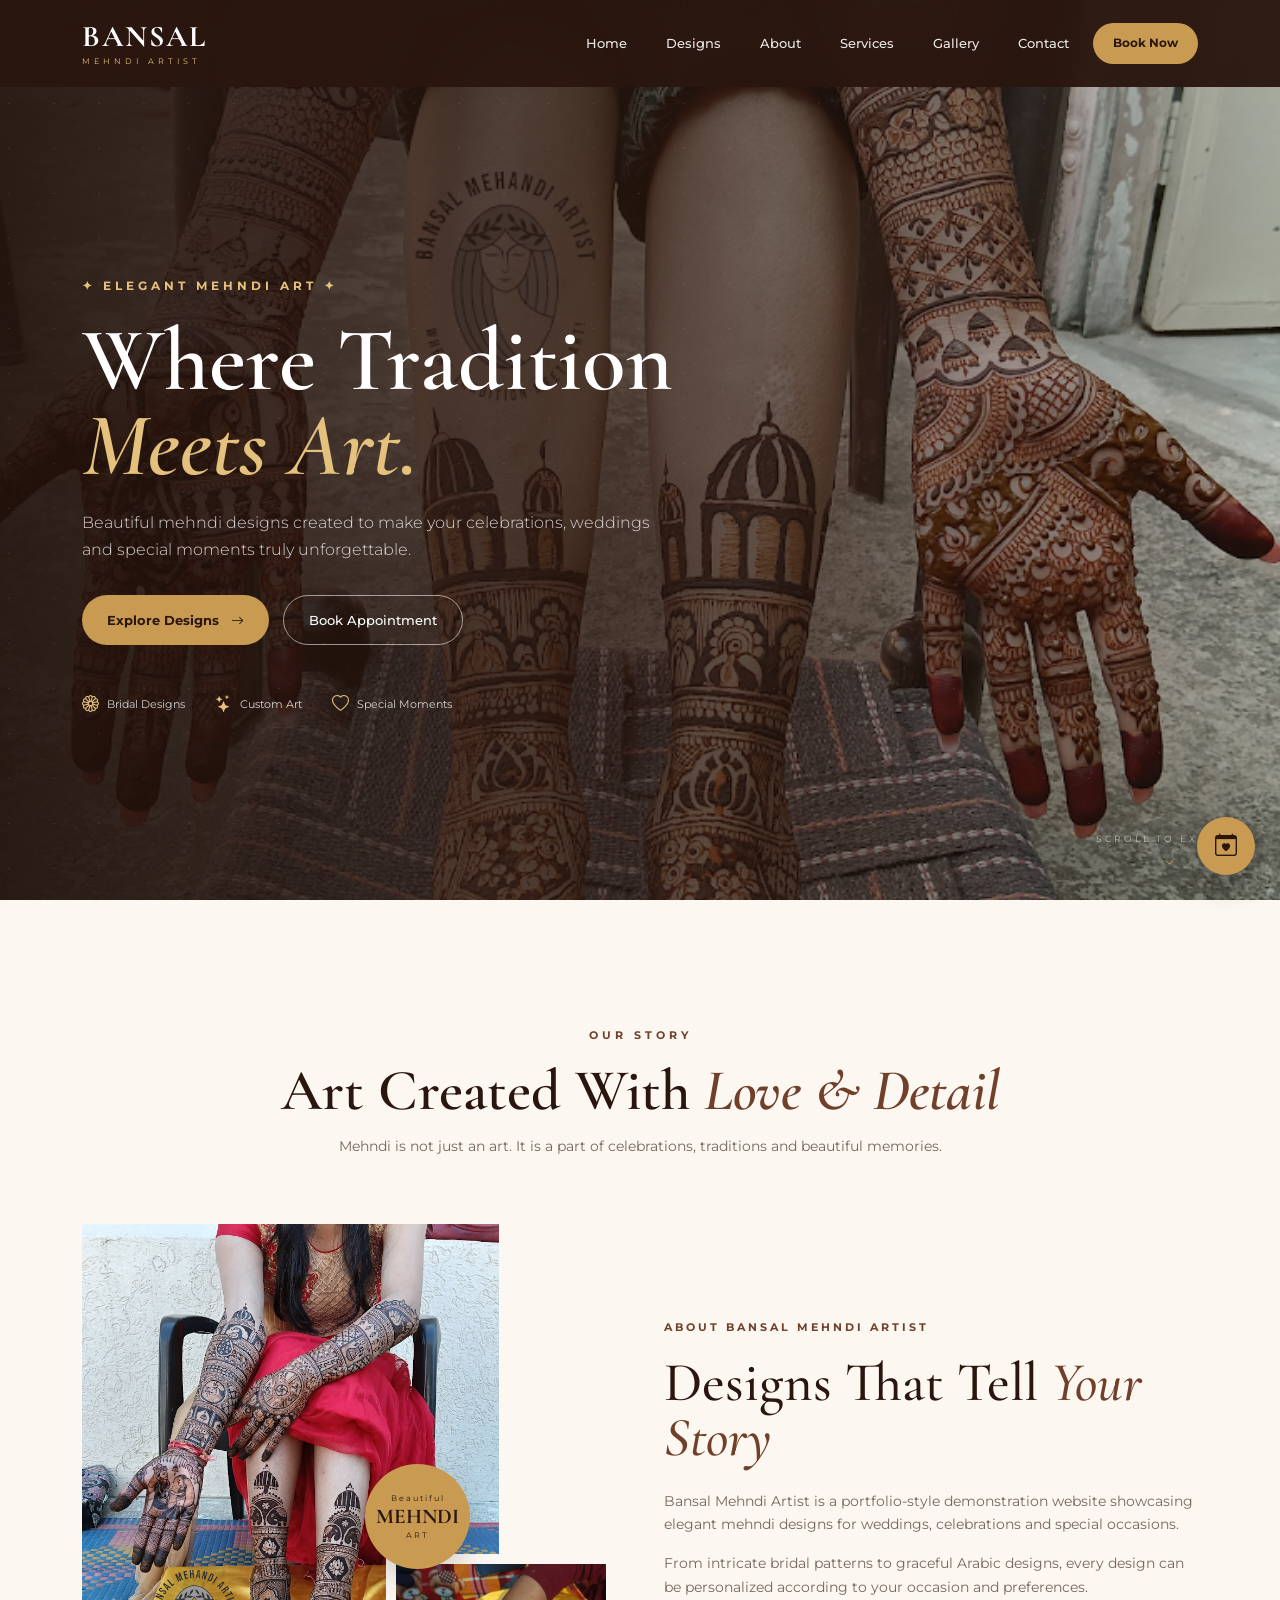
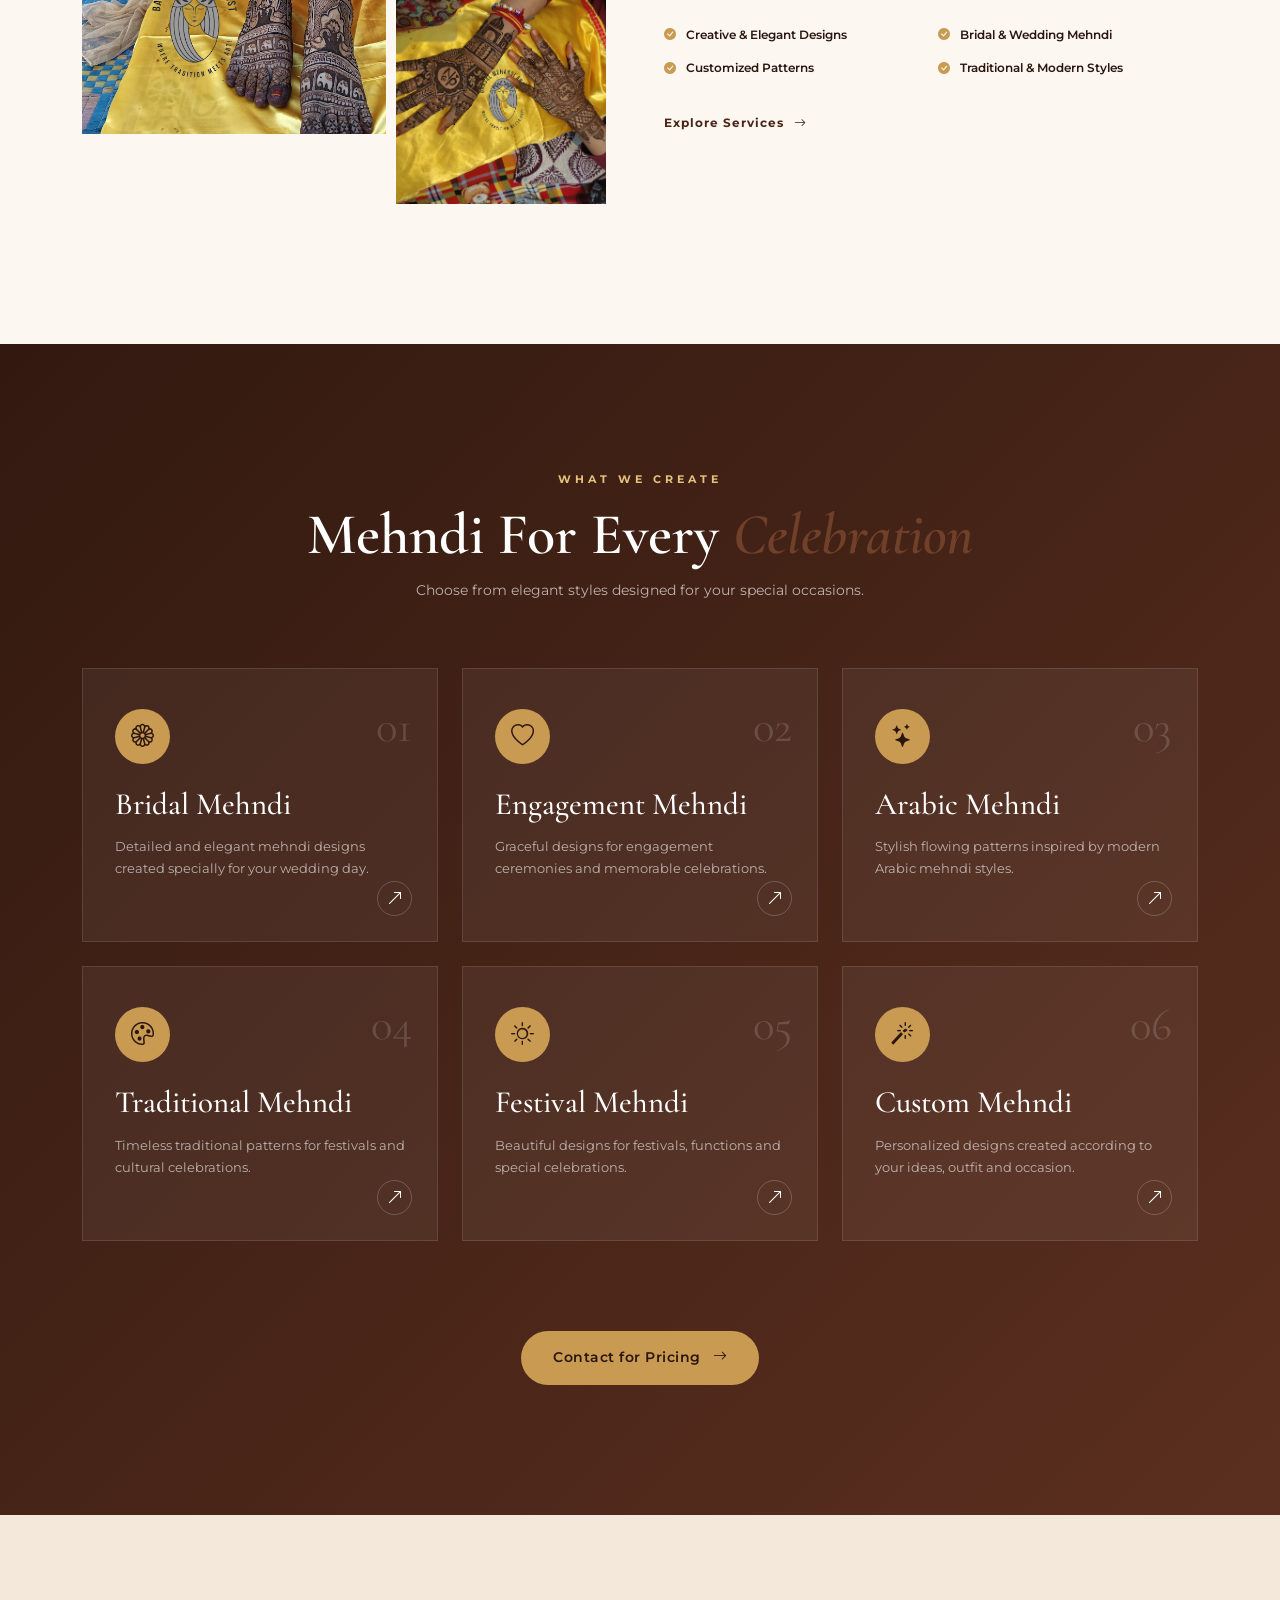
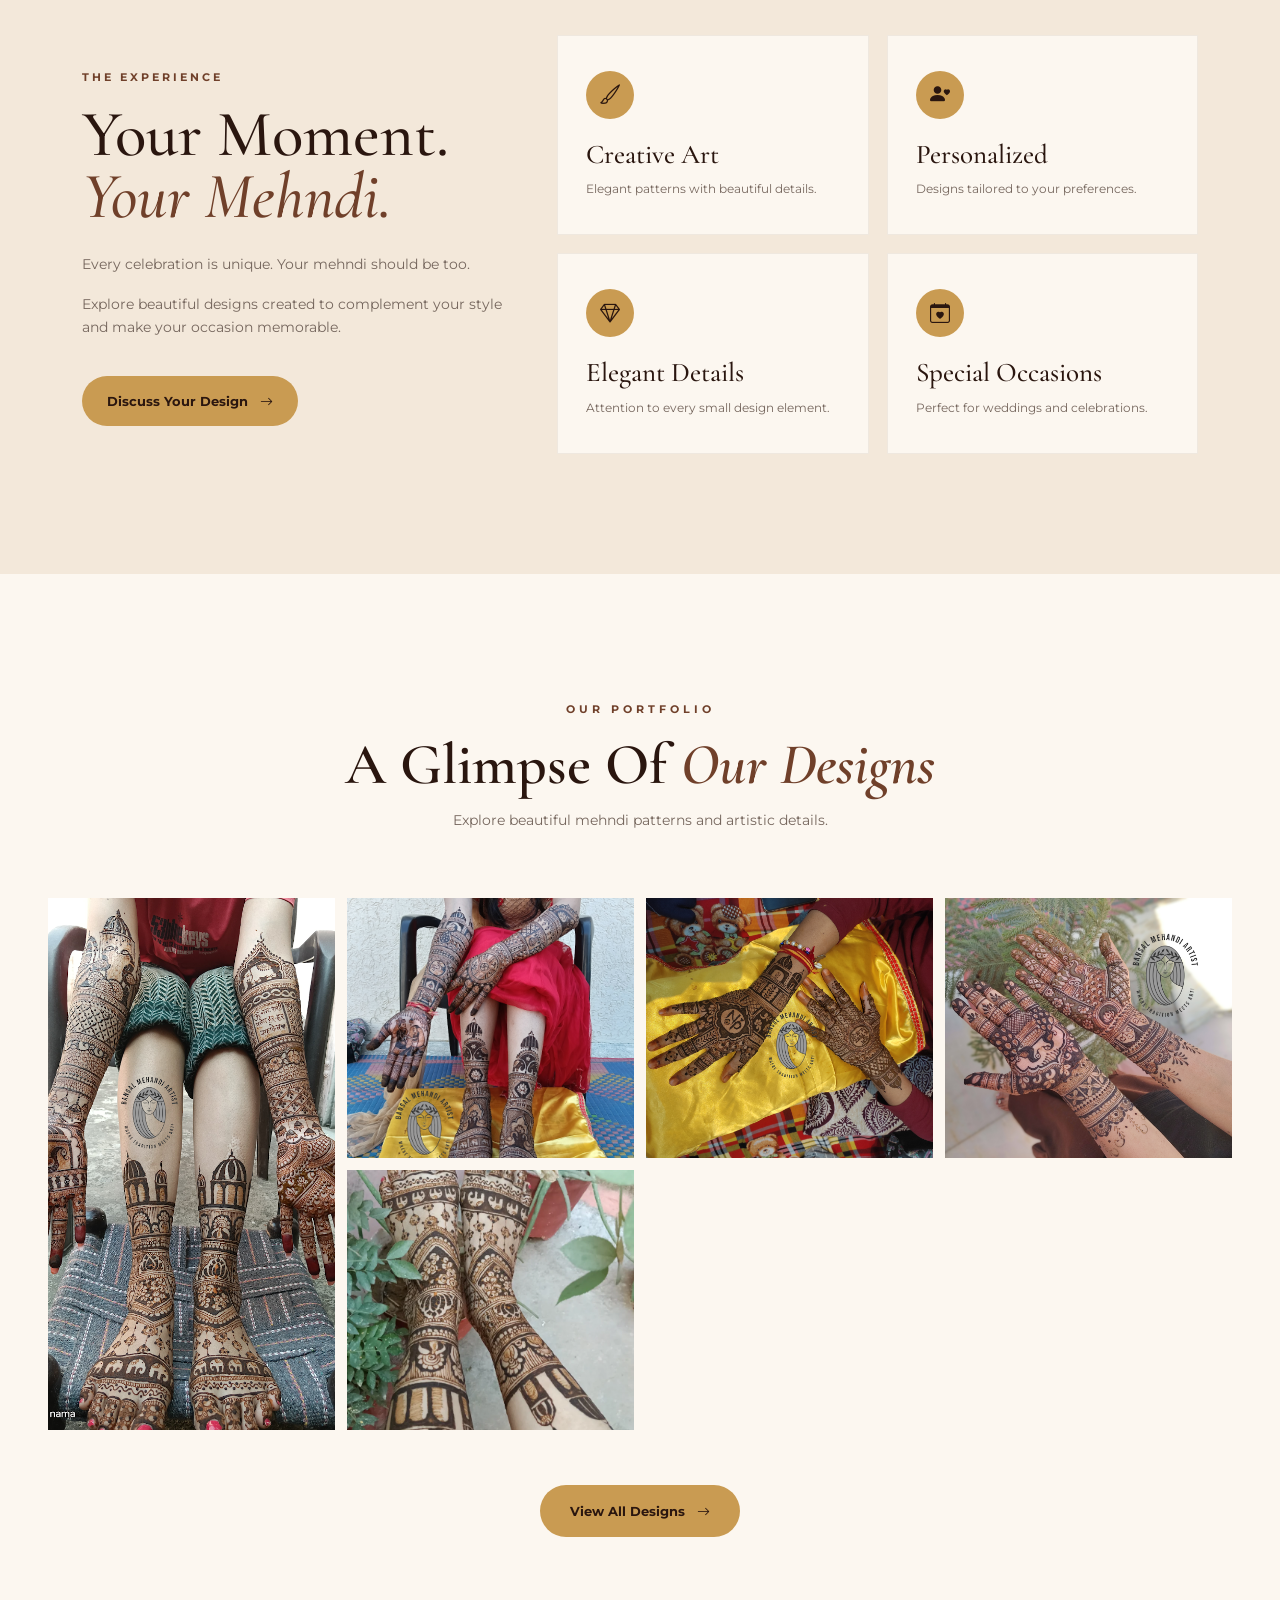
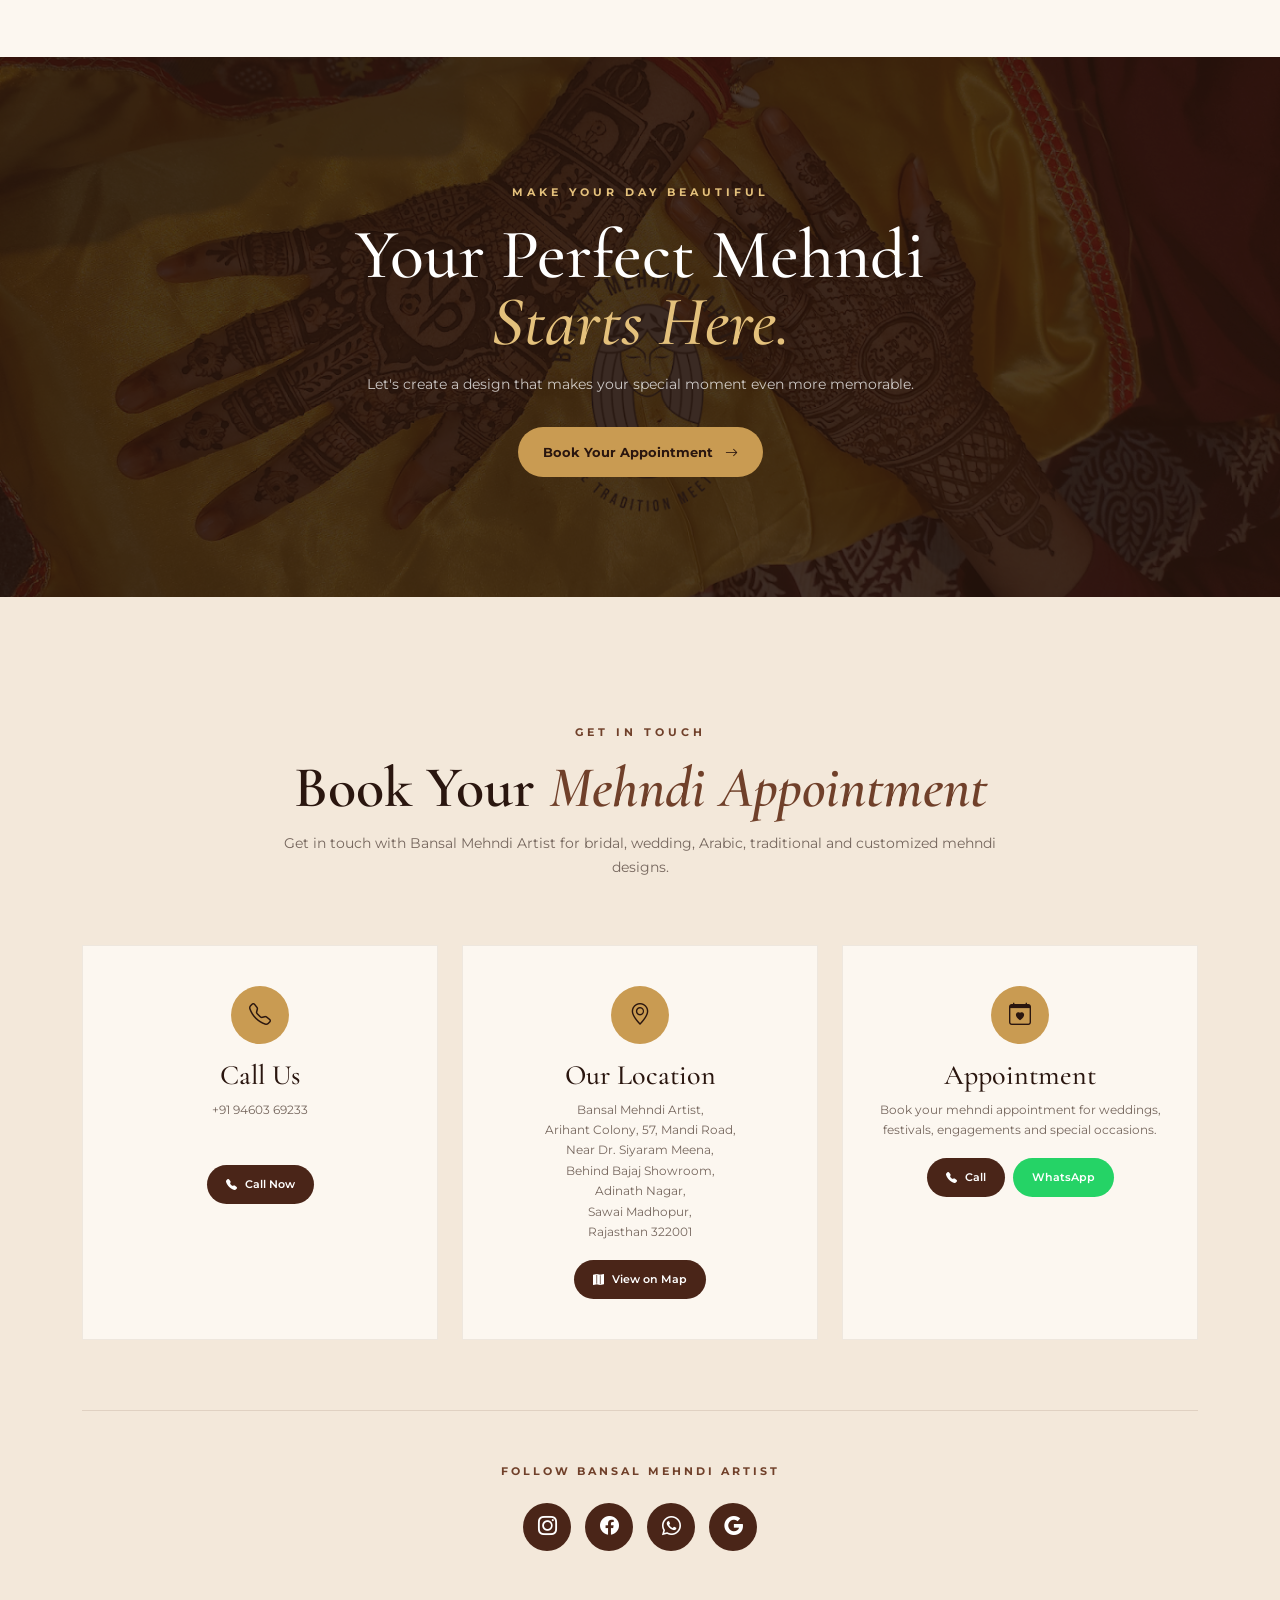
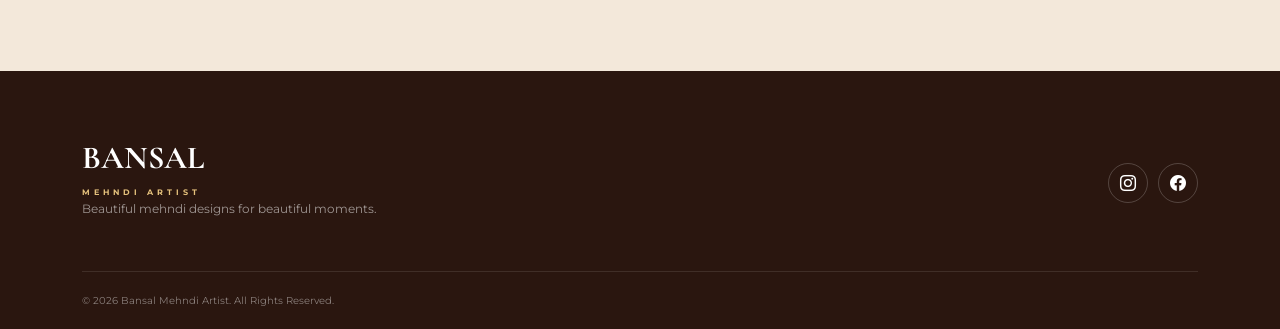
<file: index.html>
<!DOCTYPE html>
<html lang="en">

<head>
    <meta charset="UTF-8">

    <meta name="viewport" content="width=device-width, initial-scale=1.0">

    <meta name="description"
        content="Bansal Mehndi Artist - Elegant bridal, Arabic, traditional and customized mehndi designs.">

    <title>Bansal Mehndi Artist | Elegant Mehndi Designs</title>

    <!-- Google Fonts -->
    <link rel="preconnect" href="https://fonts.googleapis.com">
    <link rel="preconnect" href="https://fonts.gstatic.com" crossorigin>

    <link href="https://fonts.googleapis.com/css2?family=Cormorant+Garamond:wght@400;500;600;700&family=Montserrat:wght@300;400;500;600;700&display=swap"
        rel="stylesheet">

    <!-- Bootstrap -->
    <link
        href="https://cdn.jsdelivr.net/npm/bootstrap@5.3.3/dist/css/bootstrap.min.css"
        rel="stylesheet">

    <!-- Bootstrap Icons -->
    <link
        rel="stylesheet"
        href="https://cdn.jsdelivr.net/npm/bootstrap-icons@1.11.3/font/bootstrap-icons.min.css">

    <!-- Custom CSS -->
    <link rel="stylesheet" href="style.css">
</head>

<body>

<!-- ================= NAVBAR ================= -->

<nav class="navbar navbar-expand-lg fixed-top">

    <div class="container">

        <a class="navbar-brand" href="#home">

            <span class="brand-main">BANSAL</span>

            <span class="brand-sub">
                MEHNDI ARTIST
            </span>

        </a>

        <button
            class="navbar-toggler"
            type="button"
            data-bs-toggle="collapse"
            data-bs-target="#navbarMenu">

            <i class="bi bi-list"></i>

        </button>

        <div class="collapse navbar-collapse" id="navbarMenu">

            <ul class="navbar-nav ms-auto align-items-lg-center">

                <li class="nav-item">
                    <a class="nav-link" href="#home">
                        Home
                    </a>
                </li>
                 <li class="nav-item">
    <a class="nav-link" href="designs.html">
        Designs
    </a>
</li>

                <li class="nav-item">
                    <a class="nav-link" href="#about">
                        About
                    </a>
                </li>

                <li class="nav-item">
                    <a class="nav-link" href="#services">
                        Services
                    </a>
                </li>

                <li class="nav-item">
                    <a class="nav-link" href="#gallery">
                        Gallery
                    </a>
                </li>

                <li class="nav-item">
                    <a class="nav-link" href="#contact">
                        Contact
                    </a>
                </li>

                <li class="nav-item ms-lg-3">

                    <a class="nav-button" href="#contact">
                        Book Now
                    </a>

                </li>
               

            </ul>

        </div>

    </div>

</nav>


<!-- ================= HERO ================= -->

<section id="home" class="hero">

    <div class="hero-overlay"></div>

    <div class="hero-pattern"></div>

    <div class="container hero-container">

        <div class="row align-items-center">

            <div class="col-lg-7">

                <div class="hero-content">

                    <span class="hero-small-title">
                        ✦ ELEGANT MEHNDI ART ✦
                    </span>

                    <h1>
                        Where Tradition
                        <span>Meets Art.</span>
                    </h1>

                    <p>
                        Beautiful mehndi designs created
                        to make your celebrations,
                        weddings and special moments
                        truly unforgettable.
                    </p>

                    <div class="hero-buttons">

                        <a href="#gallery" class="btn-gold">
                            Explore Designs
                            <i class="bi bi-arrow-right"></i>
                        </a>

                        <a href="#contact" class="btn-transparent">
                            Book Appointment
                        </a>

                    </div>

                    <div class="hero-features">

                        <div>
                            <i class="bi bi-flower1"></i>
                            <span>Bridal Designs</span>
                        </div>

                        <div>
                            <i class="bi bi-stars"></i>
                            <span>Custom Art</span>
                        </div>

                        <div>
                            <i class="bi bi-heart"></i>
                            <span>Special Moments</span>
                        </div>

                    </div>

                </div>

            </div>

        </div>

    </div>

    <div class="scroll-down">

        <span>SCROLL TO EXPLORE</span>

        <i class="bi bi-chevron-down"></i>

    </div>

</section>


<!-- ================= ABOUT ================= -->

<section id="about" class="about">

    <div class="container">

        <div class="section-title">

            <span>OUR STORY</span>

            <h2>
                Art Created With
                <em>Love & Detail</em>
            </h2>

            <p>
                Mehndi is not just an art.
                It is a part of celebrations,
                traditions and beautiful memories.
            </p>

        </div>


        <div class="row align-items-center g-5">

            <div class="col-lg-6">

                <div class="about-gallery">

                    <div class="about-main-image">

                        <img
                            src="images/2_new.webp"
                            alt="Beautiful Mehndi Design">

                    </div>


                    <div class="about-small-image">

                        <img
                            src="images/3_new.webp"
                            alt="Mehndi Art">

                    </div>


                    <div class="about-stamp">

                        <span>Beautiful</span>

                        <strong>MEHNDI</strong>

                        <span>ART</span>

                    </div>

                </div>

            </div>


            <div class="col-lg-6">

                <div class="about-content">

                    <span class="content-label">
                        ABOUT BANSAL MEHNDI ARTIST
                    </span>

                    <h3>
                        Designs That Tell
                        <span>Your Story</span>
                    </h3>

                    <p>
                        Bansal Mehndi Artist is a
                        portfolio-style demonstration
                        website showcasing elegant
                        mehndi designs for weddings,
                        celebrations and special occasions.
                    </p>

                    <p>
                        From intricate bridal patterns
                        to graceful Arabic designs,
                        every design can be personalized
                        according to your occasion
                        and preferences.
                    </p>


                    <div class="about-list">

                        <div>
                            <i class="bi bi-check-circle-fill"></i>
                            Creative & Elegant Designs
                        </div>

                        <div>
                            <i class="bi bi-check-circle-fill"></i>
                            Bridal & Wedding Mehndi
                        </div>

                        <div>
                            <i class="bi bi-check-circle-fill"></i>
                            Customized Patterns
                        </div>

                        <div>
                            <i class="bi bi-check-circle-fill"></i>
                            Traditional & Modern Styles
                        </div>

                    </div>


                    <a href="#services" class="text-button">

                        Explore Services

                        <i class="bi bi-arrow-right"></i>

                    </a>

                </div>

            </div>

        </div>

    </div>

</section>


<!-- ================= SERVICES ================= -->

<section id="services" class="services">

    <div class="container">

        <div class="section-title light">

            <span>WHAT WE CREATE</span>

            <h2>
                Mehndi For Every
                <em>Celebration</em>
            </h2>

            <p>
                Choose from elegant styles
                designed for your special occasions.
            </p>

        </div>


        <div class="row g-4">


            <div class="col-md-6 col-lg-4">

                <div class="service-card">

                    <div class="service-number">
                        01
                    </div>

                    <div class="service-icon">
                        <i class="bi bi-flower1"></i>
                    </div>

                    <h3>
                        Bridal Mehndi
                    </h3>

                    <p>
                        Detailed and elegant mehndi
                        designs created specially
                        for your wedding day.
                    </p>


                    <div class="service-arrow">
                        <i class="bi bi-arrow-up-right"></i>
                    </div>

                </div>

            </div>


            <div class="col-md-6 col-lg-4">

                <div class="service-card">

                    <div class="service-number">
                        02
                    </div>

                    <div class="service-icon">
                        <i class="bi bi-heart"></i>
                    </div>

                    <h3>
                        Engagement Mehndi
                    </h3>

                    <p>
                        Graceful designs for engagement
                        ceremonies and memorable
                        celebrations.
                    </p>

                 

                    <div class="service-arrow">
                        <i class="bi bi-arrow-up-right"></i>
                    </div>

                </div>

            </div>


            <div class="col-md-6 col-lg-4">

                <div class="service-card">

                    <div class="service-number">
                        03
                    </div>

                    <div class="service-icon">
                        <i class="bi bi-stars"></i>
                    </div>

                    <h3>
                        Arabic Mehndi
                    </h3>

                    <p>
                        Stylish flowing patterns inspired
                        by modern Arabic mehndi styles.
                    </p>

                  

                    <div class="service-arrow">
                        <i class="bi bi-arrow-up-right"></i>
                    </div>

                </div>

            </div>


            <div class="col-md-6 col-lg-4">

                <div class="service-card">

                    <div class="service-number">
                        04
                    </div>

                    <div class="service-icon">
                        <i class="bi bi-palette"></i>
                    </div>

                    <h3>
                        Traditional Mehndi
                    </h3>

                    <p>
                        Timeless traditional patterns
                        for festivals and cultural
                        celebrations.
                    </p>

                 

                    <div class="service-arrow">
                        <i class="bi bi-arrow-up-right"></i>
                    </div>

                </div>

            </div>


            <div class="col-md-6 col-lg-4">

                <div class="service-card">

                    <div class="service-number">
                        05
                    </div>

                    <div class="service-icon">
                        <i class="bi bi-sun"></i>
                    </div>

                    <h3>
                        Festival Mehndi
                    </h3>

                    <p>
                        Beautiful designs for festivals,
                        functions and special celebrations.
                    </p>


                    <div class="service-arrow">
                        <i class="bi bi-arrow-up-right"></i>
                    </div>

                </div>

            </div>


            <div class="col-md-6 col-lg-4">

                <div class="service-card">

                    <div class="service-number">
                        06
                    </div>

                    <div class="service-icon">
                        <i class="bi bi-magic"></i>
                    </div>

                    <h3>
                        Custom Mehndi
                    </h3>

                    <p>
                        Personalized designs created
                        according to your ideas,
                        outfit and occasion.
                    </p>

                    

                    <div class="service-arrow">
                        <i class="bi bi-arrow-up-right"></i>
                    </div>

                </div>

            </div>

        </div>
<!-- PRICING BUTTON -->

<div class="services-button">

    <a href="#contact" class="btn-gold">

        Contact for Pricing

        <i class="bi bi-arrow-right"></i>

    </a>

</div>
    </div>

</section>


<!-- ================= WHY US ================= -->

<section class="why-us">

    <div class="container">

        <div class="row align-items-center">

            <div class="col-lg-5">

                <div class="why-content">

                    <span class="content-label">
                        THE EXPERIENCE
                    </span>

                    <h2>
                        Your Moment.
                        <span>Your Mehndi.</span>
                    </h2>

                    <p>
                        Every celebration is unique.
                        Your mehndi should be too.
                    </p>

                    <p>
                        Explore beautiful designs created
                        to complement your style and make
                        your occasion memorable.
                    </p>

                    <a href="#contact" class="btn-gold">

                        Discuss Your Design

                        <i class="bi bi-arrow-right"></i>

                    </a>

                </div>

            </div>


            <div class="col-lg-7">

                <div class="feature-grid">


                    <div class="feature-box">

                        <div class="feature-icon">
                            <i class="bi bi-brush"></i>
                        </div>

                        <h3>
                            Creative Art
                        </h3>

                        <p>
                            Elegant patterns with
                            beautiful details.
                        </p>

                    </div>


                    <div class="feature-box">

                        <div class="feature-icon">
                            <i class="bi bi-person-heart"></i>
                        </div>

                        <h3>
                            Personalized
                        </h3>

                        <p>
                            Designs tailored to
                            your preferences.
                        </p>

                    </div>


                    <div class="feature-box">

                        <div class="feature-icon">
                            <i class="bi bi-gem"></i>
                        </div>

                        <h3>
                            Elegant Details
                        </h3>

                        <p>
                            Attention to every small
                            design element.
                        </p>

                    </div>


                    <div class="feature-box">

                        <div class="feature-icon">
                            <i class="bi bi-calendar-heart"></i>
                        </div>

                        <h3>
                            Special Occasions
                        </h3>

                        <p>
                            Perfect for weddings
                            and celebrations.
                        </p>

                    </div>


                </div>

            </div>

        </div>

    </div>

</section>

<!-- =====================================================
     GALLERY
===================================================== -->

<section id="gallery" class="gallery">

    <div class="container-fluid px-lg-5">

        <div class="section-title">

            <span>OUR PORTFOLIO</span>

            <h2>
                A Glimpse Of
                <em>Our Designs</em>
            </h2>

            <p>
                Explore beautiful mehndi
                patterns and artistic details.
            </p>

        </div>


        <div class="gallery-grid">

            <div class="gallery-item large">

                <img
                    src="images/1_new.webp"
                    alt="Bridal Mehndi Design">

                <div class="gallery-overlay">

                    <span>
                        Bridal Collection
                    </span>

                    <i class="bi bi-arrow-up-right"></i>

                </div>

            </div>


            <div class="gallery-item">

                <img
                    src="images/2_new.webp"
                    alt="Elegant Mehndi Design">

                <div class="gallery-overlay">

                    <span>
                        Elegant Designs
                    </span>

                    <i class="bi bi-arrow-up-right"></i>

                </div>

            </div>


            <div class="gallery-item">

                <img
                    src="images/3_new.webp"
                    alt="Bridal Mehndi Design">

                <div class="gallery-overlay">

                    <span>
                        Bridal Mehndi
                    </span>

                    <i class="bi bi-arrow-up-right"></i>

                </div>

            </div>


            <div class="gallery-item">

                <img
                    src="images/4_new.webp"
                    alt="Traditional Mehndi Design">

                <div class="gallery-overlay">

                    <span>
                        Traditional Art
                    </span>

                    <i class="bi bi-arrow-up-right"></i>

                </div>

            </div>


            <div class="gallery-item">

                <img
                    src="images/5_new.webp"
                    alt="Wedding Mehndi Design">

                <div class="gallery-overlay">

                    <span>
                        Wedding Collection
                    </span>

                    <i class="bi bi-arrow-up-right"></i>

                </div>

            </div>

        </div>


        <!-- VIEW ALL DESIGNS BUTTON -->

        <div class="gallery-button">

            <a
                href="designs.html"
                class="btn-gold">

                View All Designs

                <i class="bi bi-arrow-right"></i>

            </a>

        </div>

    </div>

</section>


<!-- ================= CTA ================= -->

<section class="cta">

    <div class="cta-background"></div>

    <div class="container">

        <div class="cta-content">

            <span>
                MAKE YOUR DAY BEAUTIFUL
            </span>

            <h2>
                Your Perfect Mehndi
                <em>Starts Here.</em>
            </h2>

            <p>
                Let's create a design that makes
                your special moment even more memorable.
            </p>

            <a href="#contact" class="btn-gold">

                Book Your Appointment

                <i class="bi bi-arrow-right"></i>

            </a>

        </div>

    </div>

</section>


<!-- ================= CONTACT ================= -->

<section id="contact" class="contact">

    <div class="container">

        <div class="section-title">

            <span>GET IN TOUCH</span>

            <h2>
                Book Your
                <em>Mehndi Appointment</em>
            </h2>

            <p>
                Get in touch with Bansal Mehndi Artist
                for bridal, wedding, Arabic, traditional
                and customized mehndi designs.
            </p>

        </div>


        <div class="row g-4 justify-content-center">


            <!-- PHONE -->

            <div class="col-md-4">

                <div class="contact-card">

                    <div class="contact-icon">
                        <i class="bi bi-telephone"></i>
                    </div>

                    <h3>Call Us</h3>

                    <p>
                        +91 94603 69233
                    </p>

                    

                    <br>

                    <a
                        href="tel:+919460369233"
                        class="contact-button">

                        <i class="bi bi-telephone-fill"></i>
                        Call Now

                    </a>

                </div>

            </div>


            <!-- LOCATION -->

            <div class="col-md-4">

                <div class="contact-card">

                    <div class="contact-icon">
                        <i class="bi bi-geo-alt"></i>
                    </div>

                    <h3>Our Location</h3>

                    <p>
                        Bansal Mehndi Artist,<br>
                        Arihant Colony, 57, Mandi Road,<br>
                        Near Dr. Siyaram Meena,<br>
                        Behind Bajaj Showroom,<br>
                        Adinath Nagar,<br>
                        Sawai Madhopur,<br>
                        Rajasthan 322001
                    </p>

                    <a
                        href="https://www.google.com/maps/search/?api=1&query=Bansal+Mehndi+Artist+Arihant+Colony+57+Mandi+Road+Sawai+Madhopur+Rajasthan+322001"
                        target="_blank"
                        class="contact-button">

                        <i class="bi bi-map-fill"></i>
                        View on Map

                    </a>

                </div>

            </div>


            <!-- APPOINTMENT -->

            <div class="col-md-4">

                <div class="contact-card">

                    <div class="contact-icon">
                        <i class="bi bi-calendar-heart"></i>
                    </div>

                    <h3>Appointment</h3>

                    <p>
                        Book your mehndi appointment
                        for weddings, festivals,
                        engagements and special occasions.
                    </p>

                    <div class="appointment-buttons">

                        <a
                            href="tel:+919460369233"
                            class="contact-button">

                            <i class="bi bi-telephone-fill"></i>
                            Call

                        </a>

                        <!-- Replace with actual WhatsApp number -->

                        <a
                            href="https://wa.me/9460369233"
                            class="contact-button whatsapp-button"
                        

                            <i class="bi bi-whatsapp"></i>
                            WhatsApp

                        </a>

                    </div>

                </div>

            </div>

        </div>


        <!-- SOCIAL MEDIA -->

        <div class="social-contact">

            <span>FOLLOW BANSAL MEHNDI ARTIST</span>

            <div class="social-contact-links">

                <!-- Instagram -->

<a
    href="https://www.instagram.com/bansal_mehandi_artist/"
    target="_blank"
    rel="noopener noreferrer"
    aria-label="Instagram">

    <i class="bi bi-instagram"></i>

</a>


               <!-- Facebook -->

<a
    href="https://www.facebook.com/bansal.mehdicentra/"
    target="_blank"
    rel="noopener noreferrer"
    aria-label="Facebook">

    <i class="bi bi-facebook"></i>

</a>


<!-- WhatsApp -->

<a
    href="https://wa.me/9460369233"
    target="_blank"
    rel="noopener noreferrer"
    aria-label="WhatsApp">

    <i class="bi bi-whatsapp"></i>

</a>

<!-- Google Business -->

<a
    href="https://maps.app.goo.gl/Aaoo6hyXhg5PeMVQ7"
    target="_blank"
    rel="noopener noreferrer"
    aria-label="Google Business">

    <i class="bi bi-google"></i>

</a>

            </div>

        </div>

    </div>

</section>

<!-- ================= FOOTER ================= -->

<footer class="footer">

    <div class="container">

        <div class="footer-top">

            <div>

                <div class="footer-logo">

                    BANSAL

                    <span>
                        MEHNDI ARTIST
                    </span>

                </div>

                <p>
                    Beautiful mehndi designs
                    for beautiful moments.
                </p>

            </div>


            <div class="footer-social">

                <a href="https://www.instagram.com/bansal_mehandi_artist/" aria-label="Instagram">

                    <i class="bi bi-instagram"></i>

                </a>

                <a href="https://www.facebook.com/bansal.mehdicentra/" aria-label="Facebook">

                    <i class="bi bi-facebook"></i>

                </a>

            </div>

        </div>


        <div class="footer-bottom">

            <p class="copyright">
                © 2026 Bansal Mehndi Artist.
                All Rights Reserved.
            </p>

           

        </div>

    </div>

</footer>


<!-- ================= FLOATING BUTTON ================= -->

<a
    href="#contact"
    class="floating-button"
    aria-label="Book Appointment">

    <i class="bi bi-calendar-heart"></i>

</a>


<!-- Bootstrap JS -->

<script
    src="https://cdn.jsdelivr.net/npm/bootstrap@5.3.3/dist/js/bootstrap.bundle.min.js">
</script>


<!-- Custom JS -->

<script src="script.js"></script>

</body>

</html>
</file>
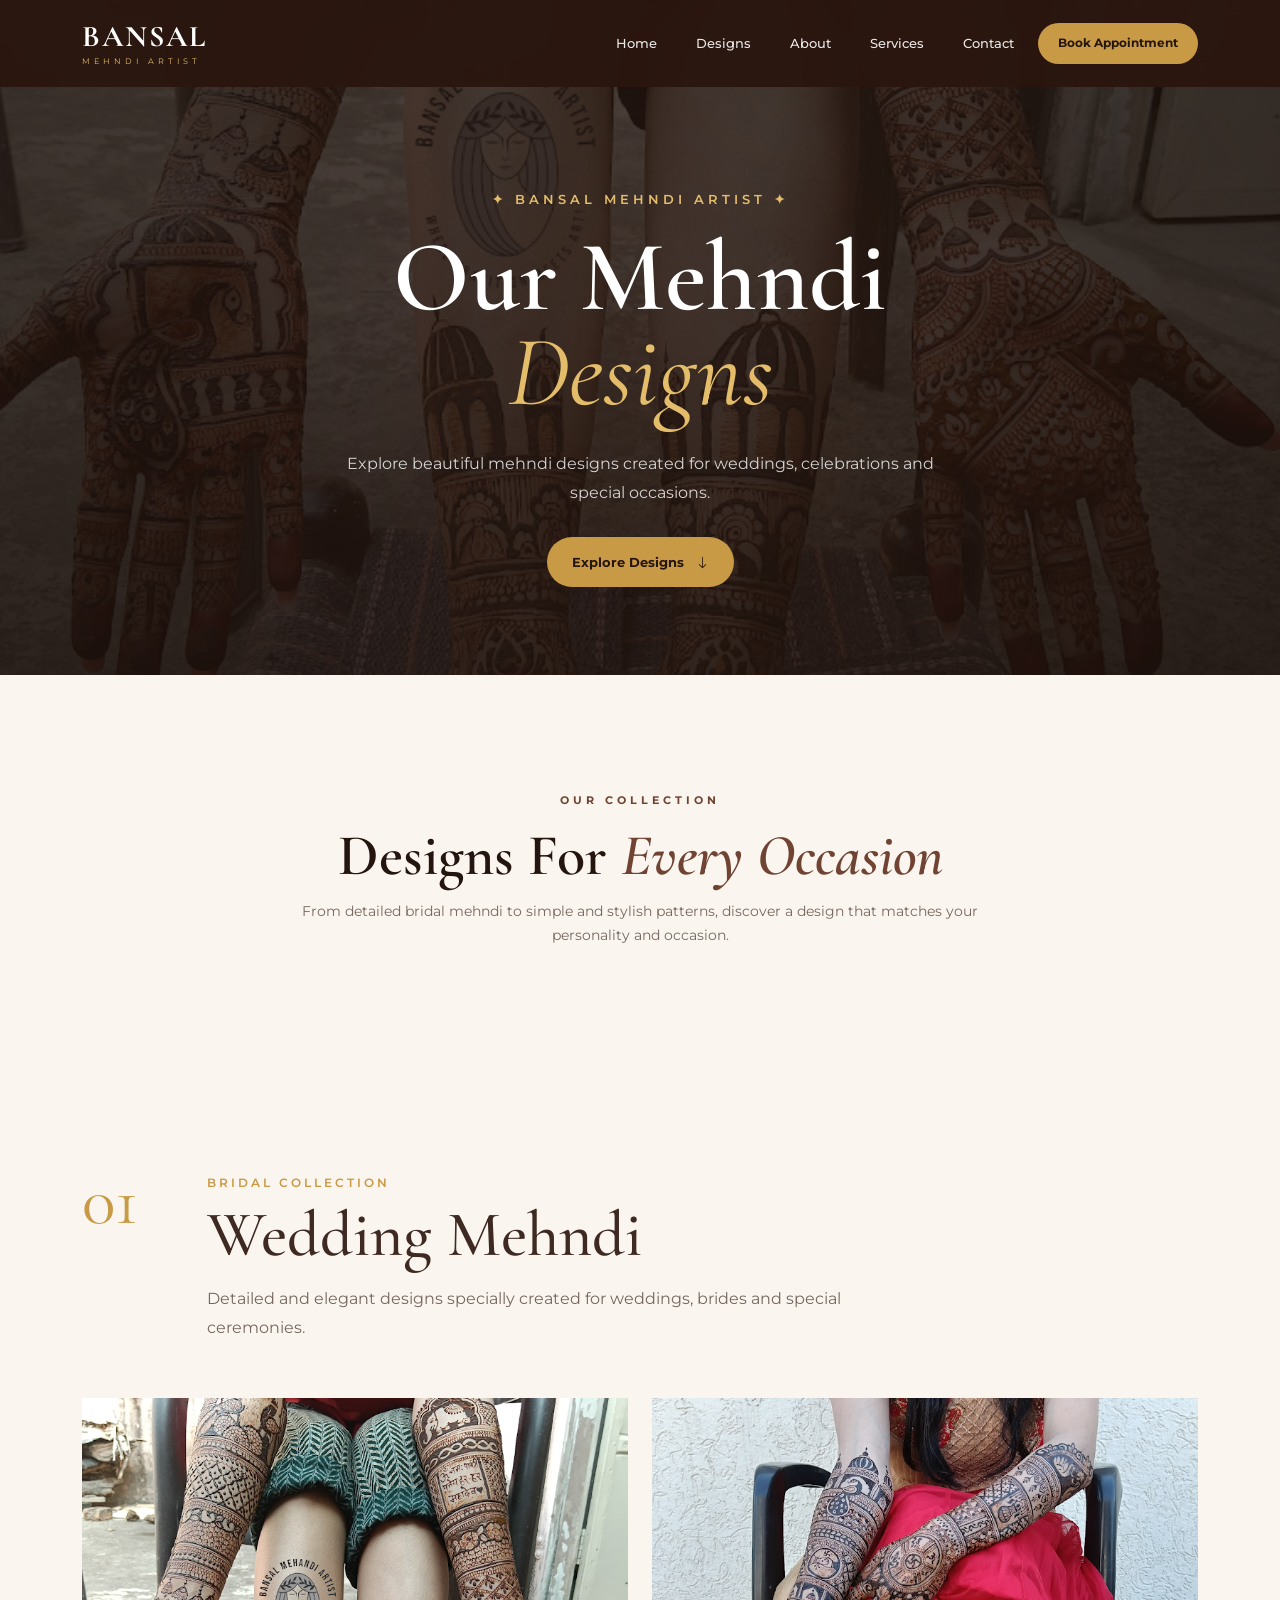
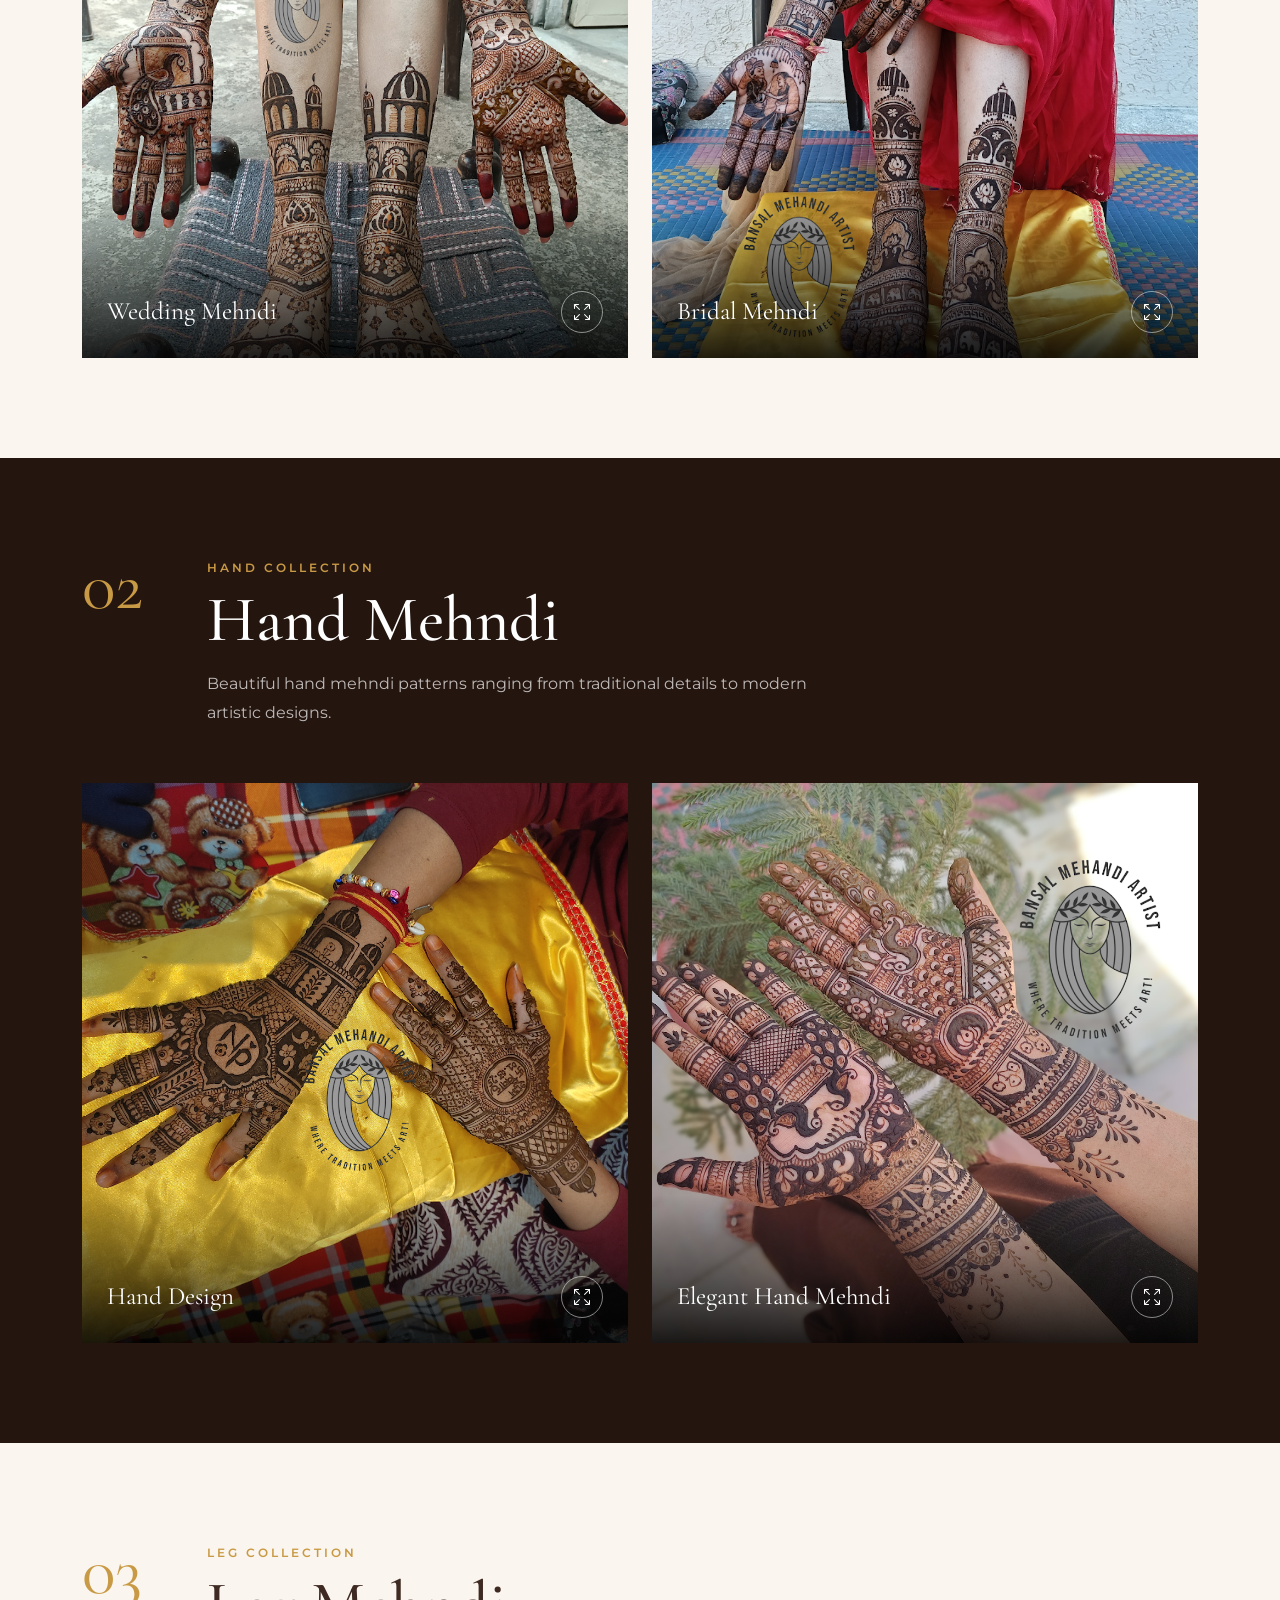
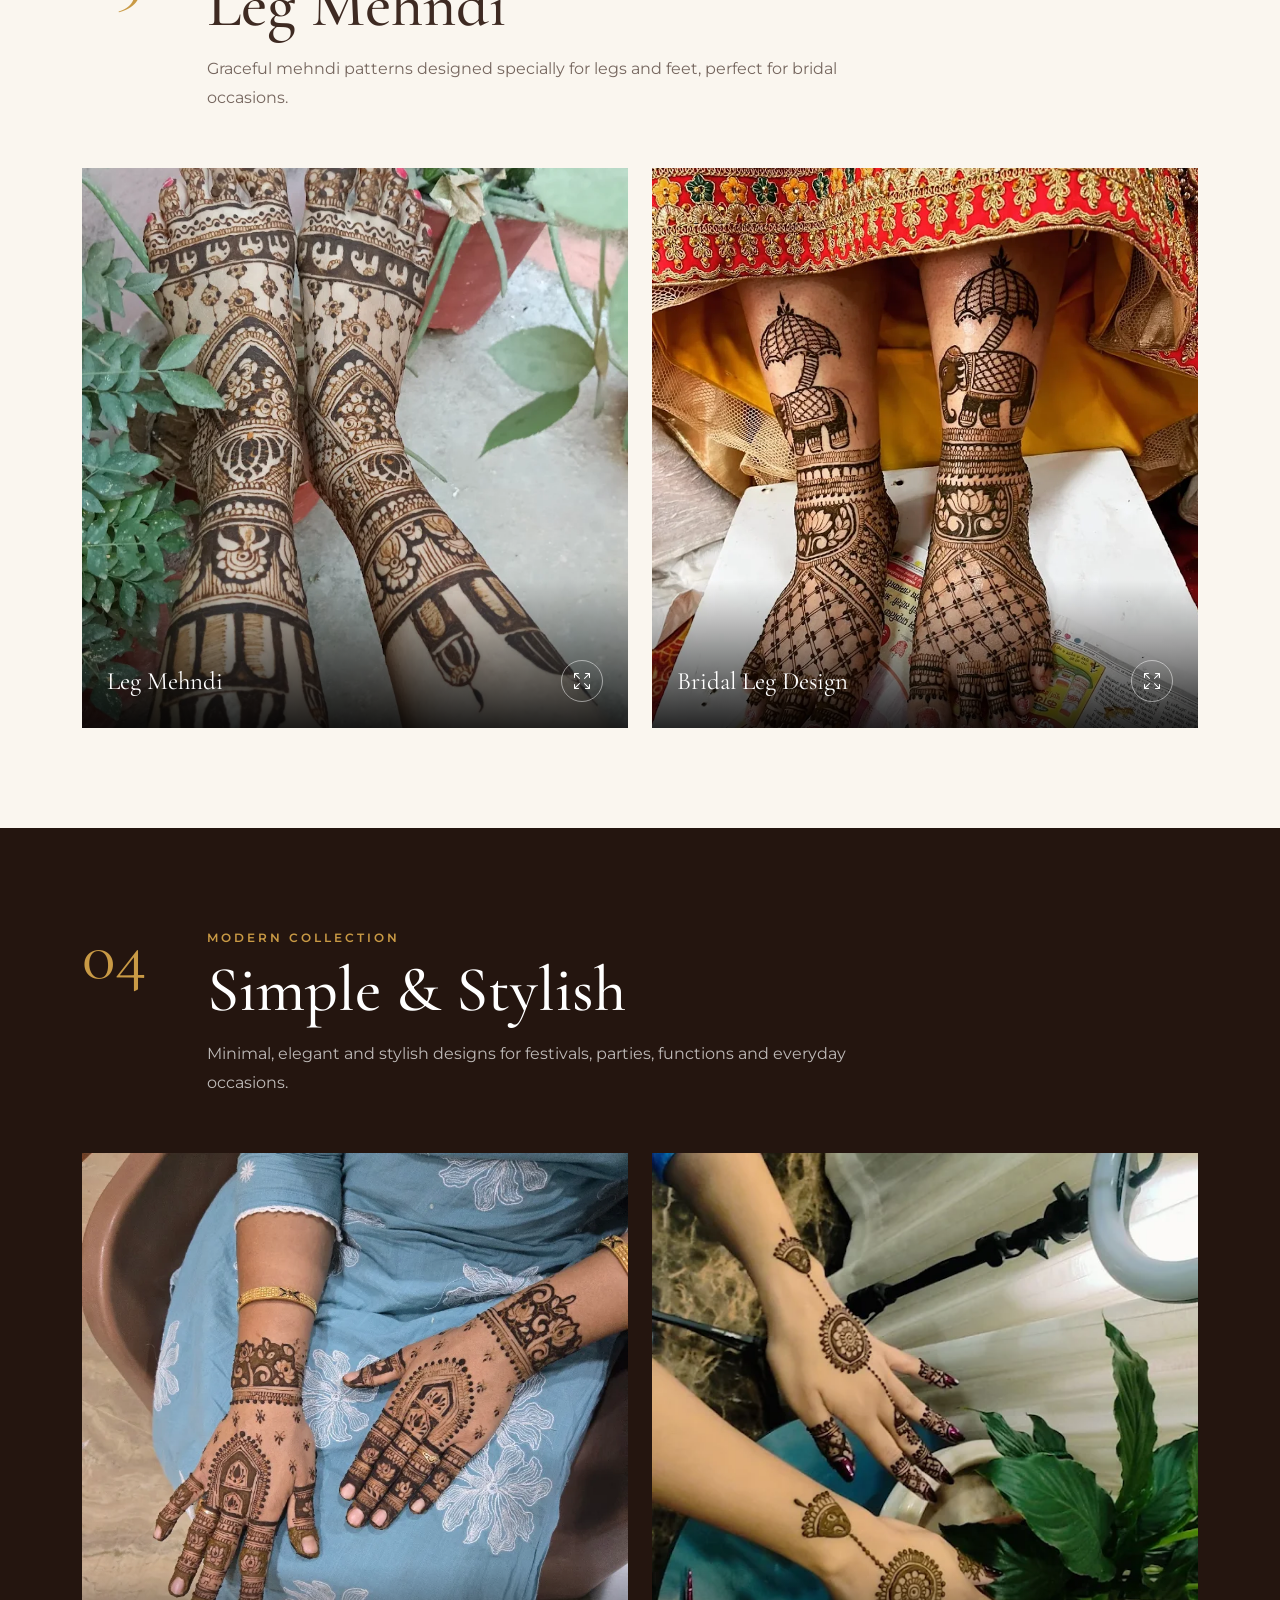
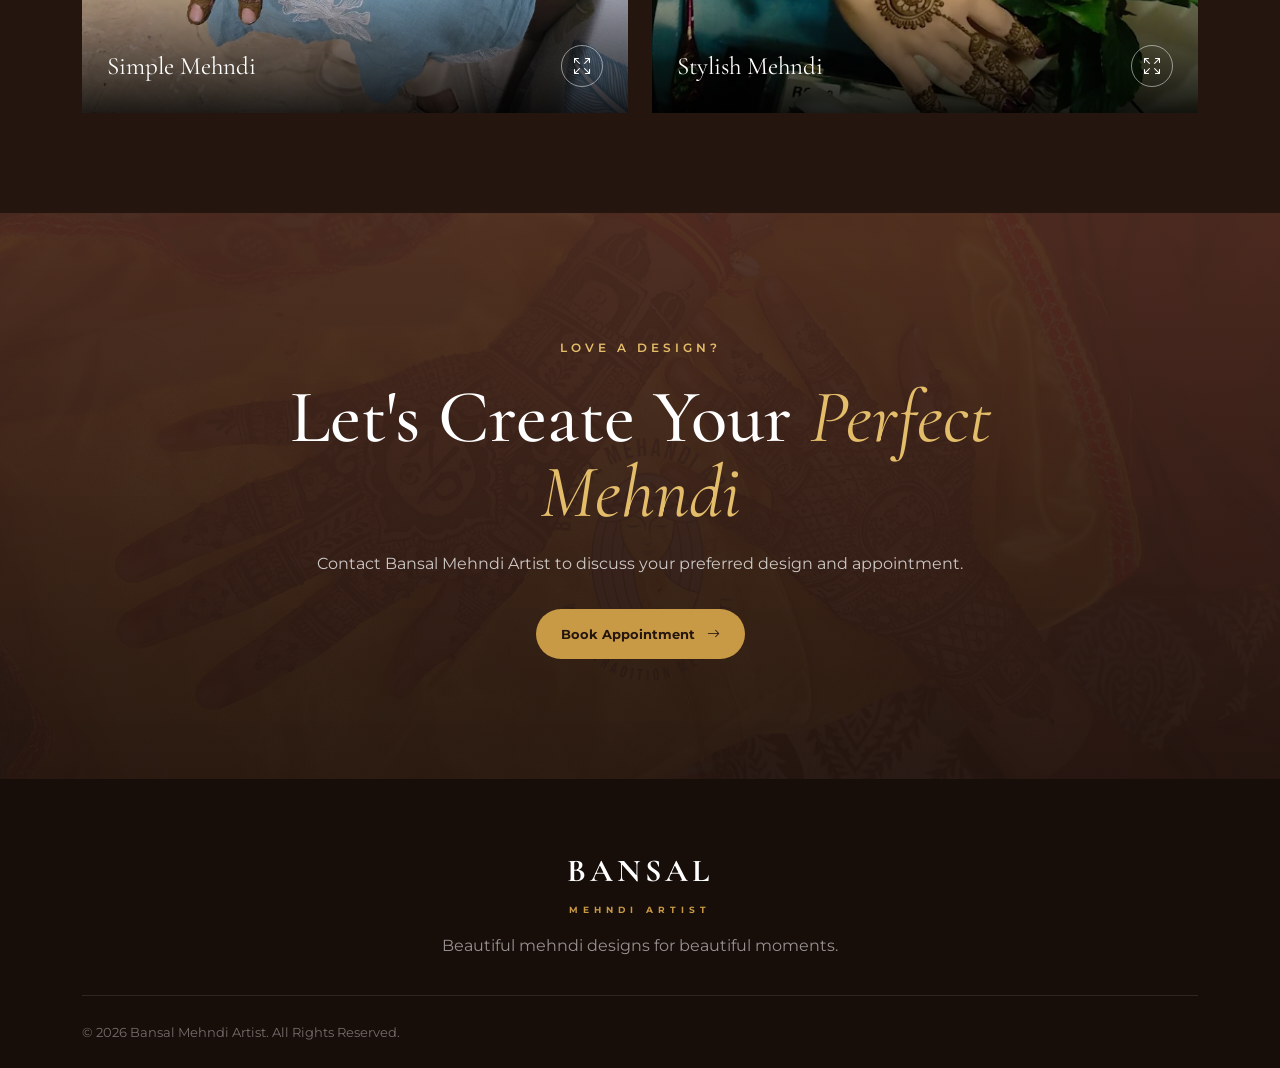
<file: designs.html>
<!DOCTYPE html>
<html lang="en">

<head>

    <meta charset="UTF-8">

    <meta name="viewport" content="width=device-width, initial-scale=1.0">

    <meta name="description"
        content="Explore Wedding, Hand, Leg, Simple and Stylish Mehndi Designs by Bansal Mehndi Artist.">

    <title>Mehndi Designs | Bansal Mehndi Artist</title>

    <!-- Google Fonts -->

    <link rel="preconnect" href="https://fonts.googleapis.com">

    <link rel="preconnect" href="https://fonts.gstatic.com" crossorigin>

    <link
        href="https://fonts.googleapis.com/css2?family=Cormorant+Garamond:wght@400;500;600;700&family=Montserrat:wght@300;400;500;600;700&display=swap"
        rel="stylesheet">

    <!-- Bootstrap -->

    <link
        href="https://cdn.jsdelivr.net/npm/bootstrap@5.3.3/dist/css/bootstrap.min.css"
        rel="stylesheet">

    <!-- Bootstrap Icons -->

    <link
        rel="stylesheet"
        href="https://cdn.jsdelivr.net/npm/bootstrap-icons@1.11.3/font/bootstrap-icons.min.css">

    <!-- Main CSS -->

    <link rel="stylesheet" href="style.css">

    <!-- Designs CSS -->

    <link rel="stylesheet" href="designs.css">

</head>

<body>

<!-- =====================================================
     NAVBAR
===================================================== -->

<nav class="navbar navbar-expand-lg fixed-top">

    <div class="container">

        <a class="navbar-brand" href="index.html">

            <span class="brand-main">
                BANSAL
            </span>

            <span class="brand-sub">
                MEHNDI ARTIST
            </span>

        </a>

        <button
            class="navbar-toggler"
            type="button"
            data-bs-toggle="collapse"
            data-bs-target="#navbarMenu">

            <i class="bi bi-list"></i>

        </button>

        <div
            class="collapse navbar-collapse"
            id="navbarMenu">

            <ul class="navbar-nav ms-auto align-items-lg-center">

                <li class="nav-item">
                    <a class="nav-link" href="index.html">
                        Home
                    </a>
                </li>

                <li class="nav-item">
                    <a class="nav-link active" href="designs.html">
                        Designs
                    </a>
                </li>

                <li class="nav-item">
                    <a class="nav-link" href="index.html#about">
                        About
                    </a>
                </li>

                <li class="nav-item">
                    <a class="nav-link" href="index.html#services">
                        Services
                    </a>
                </li>

                <li class="nav-item">
                    <a class="nav-link" href="index.html#contact">
                        Contact
                    </a>
                </li>

                <li class="nav-item ms-lg-3">

                    <a
                        href="index.html#contact"
                        class="nav-button">

                        Book Appointment

                    </a>

                </li>

            </ul>

        </div>

    </div>

</nav>


<!-- =====================================================
     PAGE HERO
===================================================== -->

<section class="design-page-hero">

    <div class="design-hero-overlay"></div>

    <div class="container">

        <div class="design-hero-content">

            <span>
                ✦ BANSAL MEHNDI ARTIST ✦
            </span>

            <h1>
                Our Mehndi
                <em>Designs</em>
            </h1>

            <p>
                Explore beautiful mehndi designs
                created for weddings, celebrations
                and special occasions.
            </p>

            <a
                href="#wedding"
                class="btn-gold">

                Explore Designs
                <i class="bi bi-arrow-down"></i>

            </a>

        </div>

    </div>

</section>


<!-- =====================================================
     INTRODUCTION
===================================================== -->

<section class="design-intro">

    <div class="container">

        <div class="section-title">

            <span>
                OUR COLLECTION
            </span>

            <h2>
                Designs For
                <em>Every Occasion</em>
            </h2>

            <p>
                From detailed bridal mehndi to
                simple and stylish patterns,
                discover a design that matches
                your personality and occasion.
            </p>

        </div>

    </div>

</section>


<!-- =====================================================
     SECTION 1 - WEDDING MEHNDI
===================================================== -->

<section
    id="wedding"
    class="design-category">

    <div class="container">

        <div class="category-heading">

            <div class="category-number">
                01
            </div>

            <div>

                <span>
                    BRIDAL COLLECTION
                </span>

                <h2>
                    Wedding Mehndi
                </h2>

                <p>
                    Detailed and elegant designs
                    specially created for weddings,
                    brides and special ceremonies.
                </p>

            </div>

        </div>


        <div class="row g-4">

            <!-- IMAGE 1 -->

            <div class="col-md-6">

                <div class="design-image-card">

                    <img
                        src="images/1_new.webp"
                        alt="Wedding Mehndi Design 1">

                    <div class="image-overlay">

                        <span>
                            Wedding Mehndi
                        </span>

                        <i class="bi bi-arrows-fullscreen"></i>

                    </div>

                </div>

            </div>


            <!-- IMAGE 2 -->

            <div class="col-md-6">

                <div class="design-image-card">

                    <img
                        src="images/2_new.webp"
                        alt="Wedding Mehndi Design 2">

                    <div class="image-overlay">

                        <span>
                            Bridal Mehndi
                        </span>

                        <i class="bi bi-arrows-fullscreen"></i>

                    </div>

                </div>

            </div>

        </div>

    </div>

</section>


<!-- =====================================================
     SECTION 2 - HAND MEHNDI
===================================================== -->

<section class="design-category category-dark">

    <div class="container">

        <div class="category-heading">

            <div class="category-number">
                02
            </div>

            <div>

                <span>
                    HAND COLLECTION
                </span>

                <h2>
                    Hand Mehndi
                </h2>

                <p>
                    Beautiful hand mehndi patterns
                    ranging from traditional details
                    to modern artistic designs.
                </p>

            </div>

        </div>


        <div class="row g-4">

            <!-- IMAGE 3 -->

            <div class="col-md-6">

                <div class="design-image-card">

                    <img
                        src="images/3_new.webp"
                        alt="Hand Mehndi Design 1">

                    <div class="image-overlay">

                        <span>
                            Hand Design
                        </span>

                        <i class="bi bi-arrows-fullscreen"></i>

                    </div>

                </div>

            </div>


            <!-- IMAGE 4 -->

            <div class="col-md-6">

                <div class="design-image-card">

                    <img
                        src="images/4_new.webp"
                        alt="Hand Mehndi Design 2">

                    <div class="image-overlay">

                        <span>
                            Elegant Hand Mehndi
                        </span>

                        <i class="bi bi-arrows-fullscreen"></i>

                    </div>

                </div>

            </div>

        </div>

    </div>

</section>


<!-- =====================================================
     SECTION 3 - LEG MEHNDI
===================================================== -->

<section class="design-category">

    <div class="container">

        <div class="category-heading">

            <div class="category-number">
                03
            </div>

            <div>

                <span>
                    LEG COLLECTION
                </span>

                <h2>
                    Leg Mehndi
                </h2>

                <p>
                    Graceful mehndi patterns designed
                    specially for legs and feet,
                    perfect for bridal occasions.
                </p>

            </div>

        </div>


        <div class="row g-4">

            <!-- IMAGE 5 -->

            <div class="col-md-6">

                <div class="design-image-card">

                    <img
                        src="images/5_new.webp"
                        alt="Leg Mehndi Design 1">

                    <div class="image-overlay">

                        <span>
                            Leg Mehndi
                        </span>

                        <i class="bi bi-arrows-fullscreen"></i>

                    </div>

                </div>

            </div>


            <!-- IMAGE 6 -->

            <div class="col-md-6">

                <div class="design-image-card">

                    <img
                        src="images/6_new.webp"
                        alt="Leg Mehndi Design 2">

                    <div class="image-overlay">

                        <span>
                            Bridal Leg Design
                        </span>

                        <i class="bi bi-arrows-fullscreen"></i>

                    </div>

                </div>

            </div>

        </div>

    </div>

</section>


<!-- =====================================================
     SECTION 4 - SIMPLE & STYLISH
===================================================== -->

<section class="design-category category-dark">

    <div class="container">

        <div class="category-heading">

            <div class="category-number">
                04
            </div>

            <div>

                <span>
                    MODERN COLLECTION
                </span>

                <h2>
                    Simple & Stylish
                </h2>

                <p>
                    Minimal, elegant and stylish
                    designs for festivals, parties,
                    functions and everyday occasions.
                </p>

            </div>

        </div>


        <div class="row g-4">

            <!-- IMAGE 7 -->

            <div class="col-md-6">

                <div class="design-image-card">

                    <img
                        src="images/7_new.webp"
                        alt="Simple Mehndi Design 1">

                    <div class="image-overlay">

                        <span>
                            Simple Mehndi
                        </span>

                        <i class="bi bi-arrows-fullscreen"></i>

                    </div>

                </div>

            </div>


            <!-- IMAGE 8 -->

            <div class="col-md-6">

                <div class="design-image-card">

                    <img
                        src="images/8_new.webp"
                        alt="Stylish Mehndi Design 2">

                    <div class="image-overlay">

                        <span>
                            Stylish Mehndi
                        </span>

                        <i class="bi bi-arrows-fullscreen"></i>

                    </div>

                </div>

            </div>

        </div>

    </div>

</section>


<!-- =====================================================
     CTA
===================================================== -->

<section class="design-cta">

    <div class="container">

        <div class="design-cta-content">

            <span>
                LOVE A DESIGN?
            </span>

            <h2>
                Let's Create Your
                <em>Perfect Mehndi</em>
            </h2>

            <p>
                Contact Bansal Mehndi Artist
                to discuss your preferred design
                and appointment.
            </p>

            <a
                href="index.html#contact"
                class="btn-gold">

                Book Appointment
                <i class="bi bi-arrow-right"></i>

            </a>

        </div>

    </div>

</section>

<!-- =====================================================
     FOOTER
===================================================== -->

<footer class="design-footer">

    <div class="container">

        <div class="footer-logo">

            BANSAL

            <span>
                MEHNDI ARTIST
            </span>

        </div>

        <p>
            Beautiful mehndi designs
            for beautiful moments.
        </p>

        <div class="footer-bottom">

            © 2026 Bansal Mehndi Artist.
            All Rights Reserved.

        </div>

    </div>

</footer>

<!-- Bootstrap JS -->

<script
    src="https://cdn.jsdelivr.net/npm/bootstrap@5.3.3/dist/js/bootstrap.bundle.min.js">
</script>


<!-- Designs JS -->

<script>

    /* Navbar background on scroll */

    const navbar = document.querySelector(".navbar");

    window.addEventListener("scroll", function () {

        if (window.scrollY > 50) {

            navbar.classList.add("scrolled");

        } else {

            navbar.classList.remove("scrolled");

        }

    });


    /* Mobile menu close */

    const navLinks =
        document.querySelectorAll(".nav-link");

    const navbarMenu =
        document.querySelector(".navbar-collapse");

    navLinks.forEach(function (link) {

        link.addEventListener("click", function () {

            if (
                navbarMenu.classList.contains("show")
            ) {

                const menu =
                    bootstrap.Collapse.getInstance(
                        navbarMenu
                    );

                if (menu) {
                    menu.hide();
                }

            }

        });

    });


    /* Image click */

    const images =
        document.querySelectorAll(
            ".design-image-card img"
        );

    images.forEach(function (image) {

        image.addEventListener("click", function () {

            window.open(
                image.src,
                "_blank"
            );

        });

    });

</script>

</body>

</html>
</file>
<file: style.css>
:root {
    --brown-dark: #2a160f;
    --brown: #4a2518;
    --brown-light: #70402a;

    --gold: #c99b52;
    --gold-light: #e4c17c;

    --cream: #fcf7f0;
    --cream-dark: #f3e8da;

    --white: #ffffff;

    --text: #3e2a22;
    --muted: #76675e;
}


* {
    margin: 0;
    padding: 0;
    box-sizing: border-box;
}


html {
    scroll-behavior: smooth;
}


body {
    font-family: "Montserrat", sans-serif;
    background: var(--cream);
    color: var(--text);
    line-height: 1.7;
    overflow-x: hidden;
}


a {
    text-decoration: none;
}


img {
    width: 100%;
    display: block;
}


/* ================= NAVBAR ================= */

.navbar {
    padding: 17px 0;

    background: rgba(42, 22, 15, 0.96);

    backdrop-filter: blur(12px);

    transition: 0.3s ease;
}


.navbar.scrolled {
    padding: 12px 0;

    box-shadow:
        0 5px 25px rgba(0, 0, 0, 0.15);
}


.navbar-brand {
    display: flex;
    flex-direction: column;

    line-height: 1;
}


.brand-main {
    font-family: "Cormorant Garamond", serif;

    font-size: 30px;

    font-weight: 700;

    color: white;

    letter-spacing: 2px;
}


.brand-sub {
    color: var(--gold-light);

    font-size: 8px;

    letter-spacing: 4px;

    margin-top: 5px;
}


.nav-link {
    color: rgba(255, 255, 255, 0.9) !important;

    font-size: 13px;

    font-weight: 500;

    margin-left: 23px;

    position: relative;
}


.nav-link::after {
    content: "";

    position: absolute;

    width: 0;

    height: 1px;

    bottom: 0;

    left: 0;

    background: var(--gold-light);

    transition: 0.3s;
}


.nav-link:hover::after {
    width: 100%;
}


.nav-button {
    display: inline-block;

    padding: 10px 20px;

    border-radius: 30px;

    background: var(--gold);

    color: var(--brown-dark);

    font-size: 12px;

    font-weight: 700;

    transition: 0.3s;
}


.nav-button:hover {
    background: var(--gold-light);

    color: var(--brown-dark);

    transform: translateY(-2px);
}


.navbar-toggler {
    border: 1px solid rgba(255, 255, 255, 0.4);
}


.navbar-toggler i {
    color: white;

    font-size: 25px;
}


/* ================= HERO ================= */

.hero {
    min-height: 100vh;

    position: relative;

    display: flex;

    align-items: center;

    background:
        url("images/1_new.webp")
        center/cover no-repeat;
}


.hero-overlay {
    position: absolute;

    inset: 0;

    background:
        linear-gradient(
            90deg,
            rgba(32, 16, 10, 0.94),
            rgba(42, 21, 13, 0.72),
            rgba(42, 21, 13, 0.2)
        );
}


.hero-pattern {
    position: absolute;

    inset: 0;

    opacity: 0.12;

    background-image:
        radial-gradient(
            circle at 20% 30%,
            var(--gold-light) 1px,
            transparent 1px
        );

    background-size: 45px 45px;
}


.hero-container {
    position: relative;

    z-index: 2;

    padding-top: 90px;
}


.hero-content {
    max-width: 750px;
}


.hero-small-title {
    color: var(--gold-light);

    font-size: 12px;

    font-weight: 700;

    letter-spacing: 4px;
}


.hero h1 {
    font-family: "Cormorant Garamond", serif;

    color: white;

    font-size: clamp(55px, 7vw, 95px);

    line-height: 0.95;

    font-weight: 600;

    margin: 20px 0;
}


.hero h1 span {
    display: block;

    color: var(--gold-light);

    font-style: italic;
}


.hero p {
    color: rgba(255, 255, 255, 0.8);

    max-width: 570px;

    font-size: 16px;

    font-weight: 300;

    margin-bottom: 32px;
}


.hero-buttons {
    display: flex;

    gap: 14px;

    flex-wrap: wrap;
}


.btn-gold {
    display: inline-flex;

    align-items: center;

    gap: 12px;

    padding: 14px 25px;

    border-radius: 30px;

    background: var(--gold);

    color: var(--brown-dark);

    font-size: 13px;

    font-weight: 700;

    transition: 0.3s;
}


.btn-gold:hover {
    color: var(--brown-dark);

    background: var(--gold-light);

    transform: translateY(-3px);

    box-shadow:
        0 10px 25px rgba(0, 0, 0, 0.2);
}


.btn-transparent {
    display: inline-flex;

    align-items: center;

    padding: 13px 25px;

    border-radius: 30px;

    border: 1px solid rgba(255, 255, 255, 0.55);

    color: white;

    font-size: 13px;

    font-weight: 500;

    transition: 0.3s;
}


.btn-transparent:hover {
    color: var(--brown-dark);

    background: white;
}


.hero-features {
    display: flex;

    gap: 30px;

    margin-top: 45px;

    flex-wrap: wrap;
}


.hero-features div {
    display: flex;

    align-items: center;

    gap: 8px;

    color: rgba(255, 255, 255, 0.8);

    font-size: 11px;
}


.hero-features i {
    color: var(--gold-light);

    font-size: 17px;
}


.scroll-down {
    position: absolute;

    right: 35px;

    bottom: 30px;

    z-index: 2;

    color: rgba(255, 255, 255, 0.6);

    font-size: 9px;

    letter-spacing: 3px;

    display: flex;

    flex-direction: column;

    align-items: center;

    gap: 8px;
}


.scroll-down i {
    color: var(--gold-light);

    animation: scrollBounce 1.5s infinite;
}


@keyframes scrollBounce {

    0%,
    100% {
        transform: translateY(0);
    }

    50% {
        transform: translateY(6px);
    }
}


/* ================= SECTION TITLE ================= */

.section-title {
    max-width: 720px;

    margin: 0 auto 65px;

    text-align: center;
}


.section-title > span {
    color: var(--brown-light);

    font-size: 11px;

    font-weight: 700;

    letter-spacing: 4px;
}


.section-title h2 {
    font-family: "Cormorant Garamond", serif;

    font-size: 58px;

    font-weight: 600;

    line-height: 1;

    color: var(--brown-dark);

    margin: 15px 0;
}


.section-title h2 em {
    color: var(--brown-light);

    font-style: italic;
}


.section-title p {
    color: var(--muted);

    font-size: 14px;
}


.section-title.light h2 {
    color: white;
}


.section-title.light p {
    color: rgba(255, 255, 255, 0.65);
}


.section-title.light > span {
    color: var(--gold-light);
}


/* ================= ABOUT ================= */

.about {
    padding: 120px 0;

    background: var(--cream);
}


.about-gallery {
    position: relative;

    min-height: 600px;
}


.about-main-image {
    position: absolute;

    width: 78%;

    height: 510px;

    left: 0;

    top: 0;

    overflow: hidden;
}


.about-main-image img {
    height: 100%;

    object-fit: cover;

    transition: 0.6s;
}


.about-main-image:hover img {
    transform: scale(1.04);
}


.about-small-image {
    position: absolute;

    width: 43%;

    height: 260px;

    right: 0;

    bottom: 10px;

    border: 10px solid var(--cream);

    overflow: hidden;

    z-index: 2;
}


.about-small-image img {
    height: 100%;

    object-fit: cover;
}


.about-stamp {
    position: absolute;

    left: 53%;

    top: 40%;

    width: 105px;

    height: 105px;

    border-radius: 50%;

    background: var(--gold);

    color: var(--brown-dark);

    z-index: 3;

    display: flex;

    flex-direction: column;

    align-items: center;

    justify-content: center;

    line-height: 1;

    box-shadow:
        0 10px 30px rgba(0, 0, 0, 0.18);
}


.about-stamp span {
    font-size: 8px;

    letter-spacing: 2px;
}


.about-stamp strong {
    font-family: "Cormorant Garamond", serif;

    font-size: 21px;

    margin: 4px 0;
}


.content-label {
    color: var(--brown-light);

    font-size: 11px;

    font-weight: 700;

    letter-spacing: 3px;
}


.about-content h3 {
    font-family: "Cormorant Garamond", serif;

    color: var(--brown-dark);

    font-size: 55px;

    line-height: 1;

    margin: 15px 0 25px;
}


.about-content h3 span {
    color: var(--brown-light);

    font-style: italic;
}


.about-content p {
    color: var(--muted);

    font-size: 14px;

    margin-bottom: 15px;
}


.about-list {
    display: grid;

    grid-template-columns: 1fr 1fr;

    gap: 13px;

    margin: 25px 0 30px;
}


.about-list div {
    font-size: 12px;

    font-weight: 600;

    color: var(--brown-dark);
}


.about-list i {
    color: var(--gold);

    margin-right: 7px;
}


.text-button {
    color: var(--brown);

    font-size: 12px;

    font-weight: 700;

    letter-spacing: 1px;

    display: inline-flex;

    gap: 10px;

    align-items: center;
}


.text-button:hover {
    color: var(--brown-light);
}


/* ================= SERVICES ================= */

.services {
    padding: 120px 0;

    background:
        linear-gradient(
            135deg,
            #321910,
            #5b2f1f
        );
}


.service-card {
    position: relative;

    height: 100%;

    padding: 40px 32px;

    background:
        rgba(255, 255, 255, 0.055);

    border:
        1px solid rgba(255, 255, 255, 0.11);

    transition: 0.4s;

    overflow: hidden;
}


.service-card::before {
    content: "";

    position: absolute;

    width: 0;

    height: 3px;

    left: 0;

    top: 0;

    background: var(--gold);

    transition: 0.4s;
}


.service-card:hover {
    transform: translateY(-8px);

    background:
        rgba(255, 255, 255, 0.09);
}


.service-card:hover::before {
    width: 100%;
}


.service-number {
    position: absolute;

    right: 25px;

    top: 20px;

    color: rgba(255, 255, 255, 0.15);

    font-family: "Cormorant Garamond", serif;

    font-size: 45px;
}


.service-icon {
    width: 55px;

    height: 55px;

    display: flex;

    align-items: center;

    justify-content: center;

    border-radius: 50%;

    background: var(--gold);

    color: var(--brown-dark);

    font-size: 23px;

    margin-bottom: 22px;
}


.service-card h3 {
    font-family: "Cormorant Garamond", serif;

    color: white;

    font-size: 31px;

    margin-bottom: 12px;
}


.service-card p {
    color: rgba(255, 255, 255, 0.62);

    font-size: 13px;

    margin-bottom: 22px;
}


.service-price {
    color: var(--gold-light);

    font-size: 11px;

    font-weight: 600;
}


.service-arrow {
    position: absolute;

    right: 25px;

    bottom: 25px;

    width: 35px;

    height: 35px;

    border:
        1px solid rgba(255, 255, 255, 0.2);

    display: flex;

    align-items: center;

    justify-content: center;

    color: white;

    border-radius: 50%;
}


/* ================= WHY US ================= */

.why-us {
    padding: 120px 0;

    background: var(--cream-dark);
}


.why-content h2 {
    font-family: "Cormorant Garamond", serif;

    font-size: 65px;

    color: var(--brown-dark);

    line-height: 0.95;

    margin: 15px 0 25px;
}


.why-content h2 span {
    color: var(--brown-light);

    font-style: italic;

    display: block;
}


.why-content p {
    color: var(--muted);

    font-size: 14px;

    max-width: 430px;
}


.why-content .btn-gold {
    margin-top: 20px;
}


.feature-grid {
    display: grid;

    grid-template-columns: 1fr 1fr;

    gap: 18px;
}


.feature-box {
    background: var(--cream);

    padding: 35px 28px;

    border:
        1px solid rgba(90, 50, 30, 0.08);

    transition: 0.3s;
}


.feature-box:hover {
    transform: translateY(-6px);

    box-shadow:
        0 15px 35px rgba(70, 35, 20, 0.08);
}


.feature-icon {
    width: 48px;

    height: 48px;

    border-radius: 50%;

    display: flex;

    align-items: center;

    justify-content: center;

    background: var(--gold);

    color: var(--brown-dark);

    font-size: 20px;

    margin-bottom: 20px;
}


.feature-box h3 {
    font-family: "Cormorant Garamond", serif;

    color: var(--brown-dark);

    font-size: 27px;
}


.feature-box p {
    color: var(--muted);

    font-size: 12px;

    margin: 0;
}


/* ================= GALLERY ================= */

.gallery {
    padding: 120px 0;

    background: var(--cream);
}


.gallery-grid {
    display: grid;

    grid-template-columns:
        repeat(4, 1fr);

    grid-template-rows:
        260px 260px;

    gap: 12px;
}


.gallery-item {
    position: relative;

    overflow: hidden;
}


.gallery-item.large {
    grid-row: span 2;
}


.gallery-item img {
    height: 100%;

    object-fit: cover;

    transition:
        transform 0.6s ease;
}


.gallery-item:hover img {
    transform: scale(1.07);
}


.gallery-overlay {
    position: absolute;

    left: 0;

    right: 0;

    bottom: 0;

    padding: 22px;

    display: flex;

    justify-content: space-between;

    align-items: center;

    color: white;

    background:
        linear-gradient(
            transparent,
            rgba(20, 10, 5, 0.85)
        );

    transform: translateY(100%);

    transition: 0.4s;
}


.gallery-item:hover .gallery-overlay {
    transform: translateY(0);
}


.gallery-overlay span {
    font-family: "Cormorant Garamond", serif;

    font-size: 21px;
}


.gallery-overlay i {
    width: 35px;

    height: 35px;

    display: flex;

    align-items: center;

    justify-content: center;

    border-radius: 50%;

    background: var(--gold);

    color: var(--brown-dark);
}


/* ================= CTA ================= */

.cta {
    position: relative;

    padding: 120px 0;

    background:
        url("images/3_new.webp")
        center/cover no-repeat;

    text-align: center;
}


.cta-background {
    position: absolute;

    inset: 0;

    background:
        rgba(39, 20, 12, 0.83);
}


.cta .container {
    position: relative;

    z-index: 2;
}


.cta-content {
    max-width: 700px;

    margin: auto;
}


.cta-content > span {
    color: var(--gold-light);

    font-size: 11px;

    font-weight: 700;

    letter-spacing: 4px;
}


.cta-content h2 {
    color: white;

    font-family: "Cormorant Garamond", serif;

    font-size: 70px;

    line-height: 0.95;

    margin: 18px 0;
}


.cta-content h2 em {
    color: var(--gold-light);

    display: block;

    font-style: italic;
}


.cta-content p {
    color: rgba(255, 255, 255, 0.75);

    font-size: 14px;

    max-width: 550px;

    margin: 0 auto 30px;
}


/* ================= CONTACT ================= */

.contact {
    padding: 120px 0;

    background: var(--cream-dark);
}


.contact-card {
    height: 100%;

    text-align: center;

    padding: 40px 25px;

    background: var(--cream);

    border:
        1px solid rgba(80, 40, 20, 0.08);

    transition: 0.3s;
}


.contact-card:hover {
    transform: translateY(-7px);

    box-shadow:
        0 15px 35px rgba(70, 35, 20, 0.08);
}


.contact-icon {
    width: 58px;

    height: 58px;

    margin: auto;

    border-radius: 50%;

    display: flex;

    align-items: center;

    justify-content: center;

    background: var(--gold);

    color: var(--brown-dark);

    font-size: 22px;
}


.contact-card h3 {
    font-family: "Cormorant Garamond", serif;

    font-size: 28px;

    color: var(--brown-dark);

    margin: 15px 0 7px;
}


.contact-card p {
    color: var(--muted);

    font-size: 12px;

    margin: 0;
}


/* ================= FOOTER ================= */

.footer {
    padding: 60px 0 20px;

    background: var(--brown-dark);

    color: white;
}


.footer-top {
    display: flex;

    justify-content: space-between;

    align-items: center;

    gap: 30px;
}


.footer-logo {
    font-family: "Cormorant Garamond", serif;

    font-size: 32px;

    font-weight: 700;
}


.footer-logo span {
    display: block;

    color: var(--gold-light);

    font-family: "Montserrat", sans-serif;

    font-size: 8px;

    letter-spacing: 4px;
}


.footer-top p {
    color: rgba(255, 255, 255, 0.55);

    font-size: 12px;
}


.footer-social {
    display: flex;

    gap: 10px;
}


.footer-social a {
    width: 40px;

    height: 40px;

    display: flex;

    align-items: center;

    justify-content: center;

    border:
        1px solid rgba(255, 255, 255, 0.2);

    border-radius: 50%;

    color: white;

    transition: 0.3s;
}


.footer-social a:hover {
    background: var(--gold);

    color: var(--brown-dark);
}


.footer-bottom {
    display: flex;

    justify-content: space-between;

    gap: 20px;

    border-top:
        1px solid rgba(255, 255, 255, 0.1);

    margin-top: 35px;

    padding-top: 20px;
}


.footer-bottom p {
    color: rgba(255, 255, 255, 0.45);

    font-size: 10px;

    margin: 0;
}


/* ================= FLOATING BUTTON ================= */

.floating-button {
    position: fixed;

    right: 25px;

    bottom: 25px;

    z-index: 999;

    width: 58px;

    height: 58px;

    border-radius: 50%;

    display: flex;

    align-items: center;

    justify-content: center;

    background: var(--gold);

    color: var(--brown-dark);

    font-size: 22px;

    box-shadow:
        0 10px 30px rgba(0, 0, 0, 0.25);

    transition: 0.3s;
}


.floating-button:hover {
    transform: scale(1.1);

    color: var(--brown-dark);
}


/* ================= RESPONSIVE ================= */

@media (max-width: 991px) {

    .navbar-collapse {
        margin-top: 15px;

        padding: 20px;

        background: var(--brown-dark);
    }


    .nav-link {
        margin-left: 0;

        padding: 10px 0;
    }


    .nav-button {
        margin-top: 10px;
    }


    .hero {
        min-height: 90vh;
    }


    .about-gallery {
        min-height: 520px;

        max-width: 650px;

        margin: auto;
    }


    .why-content {
        margin-bottom: 50px;
    }


    .gallery-grid {
        grid-template-columns:
            repeat(2, 1fr);

        grid-template-rows:
            280px 280px 280px;
    }


    .gallery-item.large {
        grid-row: span 2;
    }

}


@media (max-width: 767px) {

    .hero {
        background-position: 60% center;
    }


    .hero h1 {
        font-size: 58px;
    }


    .hero p {
        font-size: 14px;
    }


    .hero-features {
        gap: 15px;
    }


    .section-title h2 {
        font-size: 45px;
    }


    .about {
        padding: 90px 0;
    }


    .about-gallery {
        min-height: 450px;
    }


    .about-main-image {
        width: 82%;

        height: 390px;
    }


    .about-small-image {
        width: 45%;

        height: 190px;
    }


    .about-stamp {
        width: 85px;

        height: 85px;

        left: 50%;
    }


    .about-content h3 {
        font-size: 45px;
    }


    .about-list {
        grid-template-columns: 1fr;
    }


    .why-content h2 {
        font-size: 55px;
    }


    .feature-grid {
        grid-template-columns: 1fr;
    }


    .gallery-grid {
        grid-template-columns: 1fr;

        grid-template-rows:
            repeat(5, 300px);
    }


    .gallery-item.large {
        grid-row: span 1;
    }


    .gallery-overlay {
        transform: translateY(0);
    }


    .cta-content h2 {
        font-size: 55px;
    }


    .footer-top {
        flex-direction: column;

        align-items: flex-start;
    }


    .footer-bottom {
        flex-direction: column;
    }

}


@media (max-width: 480px) {

    .hero h1 {
        font-size: 48px;
    }


    .hero-buttons {
        flex-direction: column;

        align-items: stretch;
    }


    .btn-gold,
    .btn-transparent {
        justify-content: center;
    }


    .hero-features {
        display: grid;

        grid-template-columns: 1fr 1fr;
    }


    .section-title h2 {
        font-size: 39px;
    }


    .about-gallery {
        min-height: 400px;
    }


    .about-main-image {
        height: 350px;
    }


    .about-small-image {
        height: 160px;
    }


    .cta-content h2 {
        font-size: 45px;
    }


    .floating-button {
        right: 18px;

        bottom: 18px;
    }

}
/* ================= CONTACT BUTTONS ================= */

.contact-button {
    display: inline-flex;

    align-items: center;

    justify-content: center;

    gap: 8px;

    margin-top: 18px;

    padding: 10px 19px;

    border-radius: 30px;

    background: var(--brown);

    color: white;

    font-size: 11px;

    font-weight: 600;

    transition: 0.3s;
}


.contact-button:hover {
    background: var(--gold);

    color: var(--brown-dark);

    transform: translateY(-2px);
}


.appointment-buttons {
    display: flex;

    justify-content: center;

    gap: 8px;

    flex-wrap: wrap;
}


.whatsapp-button {
    background: #25D366;
}


.whatsapp-button:hover {
    background: #1ebe5d;

    color: white;
}


.demo-note {
    display: block;

    color: #a0785c;

    font-size: 9px;

    margin-top: 5px;
}


/* ================= SOCIAL MEDIA ================= */

.social-contact {
    margin-top: 70px;

    text-align: center;

    padding-top: 45px;

    border-top:
        1px solid rgba(80, 40, 20, 0.12);
}


.social-contact > span {
    color: var(--brown-light);

    font-size: 11px;

    font-weight: 700;

    letter-spacing: 3px;
}


.social-contact-links {
    display: flex;

    justify-content: center;

    gap: 14px;

    margin-top: 20px;
}


.social-contact-links a {
    width: 48px;

    height: 48px;

    display: flex;

    align-items: center;

    justify-content: center;

    border-radius: 50%;

    background: var(--brown);

    color: white;

    font-size: 19px;

    transition: 0.3s;
}


.social-contact-links a:hover {
    background: var(--gold);

    color: var(--brown-dark);

    transform: translateY(-4px);
}
/* =====================================================
   GALLERY BUTTON
===================================================== */

.gallery-button {

    display: flex;

    justify-content: center;

    margin-top: 55px;

}


.gallery-button .btn-gold {

    display: inline-flex;

    align-items: center;

    gap: 12px;

    text-decoration: none;

    padding: 15px 30px;

    transition: all 0.3s ease;

}


.gallery-button .btn-gold i {

    transition: transform 0.3s ease;

}


.gallery-button .btn-gold:hover i {

    transform: translateX(6px);

}/* =====================================================
   SERVICES PRICING BUTTON
===================================================== */

.services-button {
    display: flex;
    justify-content: center;
    align-items: center;

    margin-top: 75px;
    padding-top: 15px;
    padding-bottom: 10px;
}

.services-button .btn-gold {
    display: inline-flex;
    align-items: center;
    justify-content: center;
    gap: 12px;

    padding: 15px 32px;

    text-decoration: none;

    font-size: 14px;
    font-weight: 600;
    letter-spacing: 0.5px;

    transition: all 0.3s ease;
}

.services-button .btn-gold i {
    transition: transform 0.3s ease;
}

.services-button .btn-gold:hover i {
    transform: translateX(6px);
}
</file>
<file: designs.css>
/* =====================================================
   DESIGNS PAGE
===================================================== */

:root {

    --brown-dark: #24150f;
    --brown: #4b2b20;
    --brown-light: #704333;

    --gold: #c99a45;
    --gold-light: #e4bd6a;

    --cream: #faf6ef;
    --white: #ffffff;

}


/* =====================================================
   PAGE HERO
===================================================== */

.design-page-hero {

    min-height: 75vh;

    position: relative;

    display: flex;

    align-items: center;

    background:
        linear-gradient(
            rgba(36, 21, 15, 0.78),
            rgba(36, 21, 15, 0.88)
        ),
        url("images/1_new.webp");

    background-size: cover;

    background-position: center;

    color: white;

    padding-top: 100px;

}


.design-hero-overlay {

    position: absolute;

    inset: 0;

    background:
        radial-gradient(
            circle at center,
            transparent,
            rgba(0, 0, 0, 0.25)
        );

}


.design-hero-content {

    position: relative;

    z-index: 2;

    max-width: 750px;

    text-align: center;

    margin: auto;

}


.design-hero-content > span {

    display: block;

    color: var(--gold-light);

    letter-spacing: 4px;

    font-size: 13px;

    font-weight: 600;

    margin-bottom: 20px;

}


.design-hero-content h1 {

    font-family:
        "Cormorant Garamond",
        serif;

    font-size: clamp(55px, 8vw, 100px);

    line-height: 0.95;

    margin: 0;

    font-weight: 600;

}


.design-hero-content h1 em {

    display: block;

    color: var(--gold-light);

    font-weight: 400;

}


.design-hero-content p {

    max-width: 600px;

    margin: 30px auto;

    color: rgba(255,255,255,0.8);

    line-height: 1.8;

    font-size: 16px;

}


/* =====================================================
   INTRO
===================================================== */

.design-intro {

    padding: 110px 0 60px;

    background: var(--cream);

}


/* =====================================================
   CATEGORY
===================================================== */

.design-category {

    padding: 100px 0;

    background: var(--cream);

}


.category-dark {

    background: var(--brown-dark);

    color: white;

}


.category-heading {

    display: flex;

    align-items: flex-start;

    gap: 35px;

    margin-bottom: 55px;

}


.category-number {

    font-family:
        "Cormorant Garamond",
        serif;

    font-size: 70px;

    line-height: 0.8;

    color: var(--gold);

    min-width: 90px;

}


.category-heading span {

    display: block;

    color: var(--gold);

    font-size: 12px;

    font-weight: 600;

    letter-spacing: 3px;

    margin-bottom: 10px;

}


.category-heading h2 {

    font-family:
        "Cormorant Garamond",
        serif;

    font-size: clamp(42px, 5vw, 65px);

    line-height: 1;

    margin-bottom: 18px;

}


.category-heading p {

    max-width: 650px;

    margin: 0;

    line-height: 1.8;

    opacity: 0.7;

}


/* =====================================================
   IMAGE CARD
===================================================== */

.design-image-card {

    position: relative;

    height: 560px;

    overflow: hidden;

    cursor: pointer;

    background: #ddd;

}


.design-image-card img {

    width: 100%;

    height: 100%;

    object-fit: cover;

    display: block;

    transition:
        transform 0.8s ease;

}


.design-image-card:hover img {

    transform: scale(1.06);

}


.image-overlay {

    position: absolute;

    left: 0;

    right: 0;

    bottom: 0;

    padding: 25px;

    display: flex;

    align-items: center;

    justify-content: space-between;

    background:
        linear-gradient(
            transparent,
            rgba(0,0,0,0.85)
        );

    color: white;

    padding-top: 80px;

}


.image-overlay span {

    font-family:
        "Cormorant Garamond",
        serif;

    font-size: 25px;

}


.image-overlay i {

    width: 42px;

    height: 42px;

    display: flex;

    align-items: center;

    justify-content: center;

    border: 1px solid rgba(255,255,255,0.5);

    border-radius: 50%;

    transition: 0.3s;

}


.design-image-card:hover
.image-overlay i {

    background: var(--gold);

    border-color: var(--gold);

}


/* =====================================================
   CTA
===================================================== */

.design-cta {

    padding: 120px 20px;

    text-align: center;

    background:
        linear-gradient(
            rgba(75, 43, 32, 0.94),
            rgba(36, 21, 15, 0.96)
        ),
        url("images/3_new.webp");

    background-size: cover;

    background-position: center;

    color: white;

}


.design-cta-content {

    max-width: 750px;

    margin: auto;

}


.design-cta-content > span {

    color: var(--gold-light);

    font-size: 12px;

    letter-spacing: 4px;

    font-weight: 600;

}


.design-cta-content h2 {

    font-family:
        "Cormorant Garamond",
        serif;

    font-size: clamp(45px, 6vw, 75px);

    line-height: 1;

    margin: 20px 0;

}


.design-cta-content h2 em {

    color: var(--gold-light);

    font-weight: 400;

}


.design-cta-content p {

    color: rgba(255,255,255,0.75);

    line-height: 1.8;

    margin-bottom: 30px;

}


/* =====================================================
   FOOTER
===================================================== */

.design-footer {

    background: #170d09;

    color: white;

    text-align: center;

    padding: 65px 0 25px;

}


.design-footer .footer-logo {

    font-family:
        "Cormorant Garamond",
        serif;

    font-size: 32px;

    font-weight: 700;

    letter-spacing: 4px;

}


.design-footer .footer-logo span {

    display: block;

    font-family: "Montserrat", sans-serif;

    font-size: 9px;

    letter-spacing: 5px;

    color: var(--gold);

    margin-top: 4px;

}


.design-footer p {

    color: rgba(255,255,255,0.55);

    margin: 15px 0 30px;

}


.footer-links {

    display: flex;

    justify-content: center;

    gap: 30px;

    flex-wrap: wrap;

    margin-bottom: 45px;

}


.footer-links a {

    color: rgba(255,255,255,0.7);

    text-decoration: none;

    transition: 0.3s;

}


.footer-links a:hover {

    color: var(--gold-light);

}


.footer-bottom {

    border-top: 1px solid rgba(255,255,255,0.1);

    padding-top: 25px;

    color: rgba(255,255,255,0.4);

    font-size: 13px;

}


/* =====================================================
   RESPONSIVE
===================================================== */

@media (max-width: 991px) {

    .design-page-hero {

        min-height: 70vh;

    }

    .design-category {

        padding: 80px 0;

    }

    .design-image-card {

        height: 480px;

    }

}


@media (max-width: 767px) {

    .design-page-hero {

        min-height: 75vh;

    }

    .design-intro {

        padding-top: 80px;

    }

    .category-heading {

        gap: 20px;

    }

    .category-number {

        font-size: 50px;

        min-width: 55px;

    }

    .category-heading h2 {

        font-size: 43px;

    }

    .design-image-card {

        height: 430px;

    }

}


@media (max-width: 480px) {

    .design-page-hero-content {

        padding: 0 15px;

    }

    .design-hero-content h1 {

        font-size: 55px;

    }

    .category-heading {

        display: block;

    }

    .category-number {

        margin-bottom: 20px;

    }

    .design-image-card {

        height: 380px;

    }

    .image-overlay span {

        font-size: 21px;

    }

}
</file>
